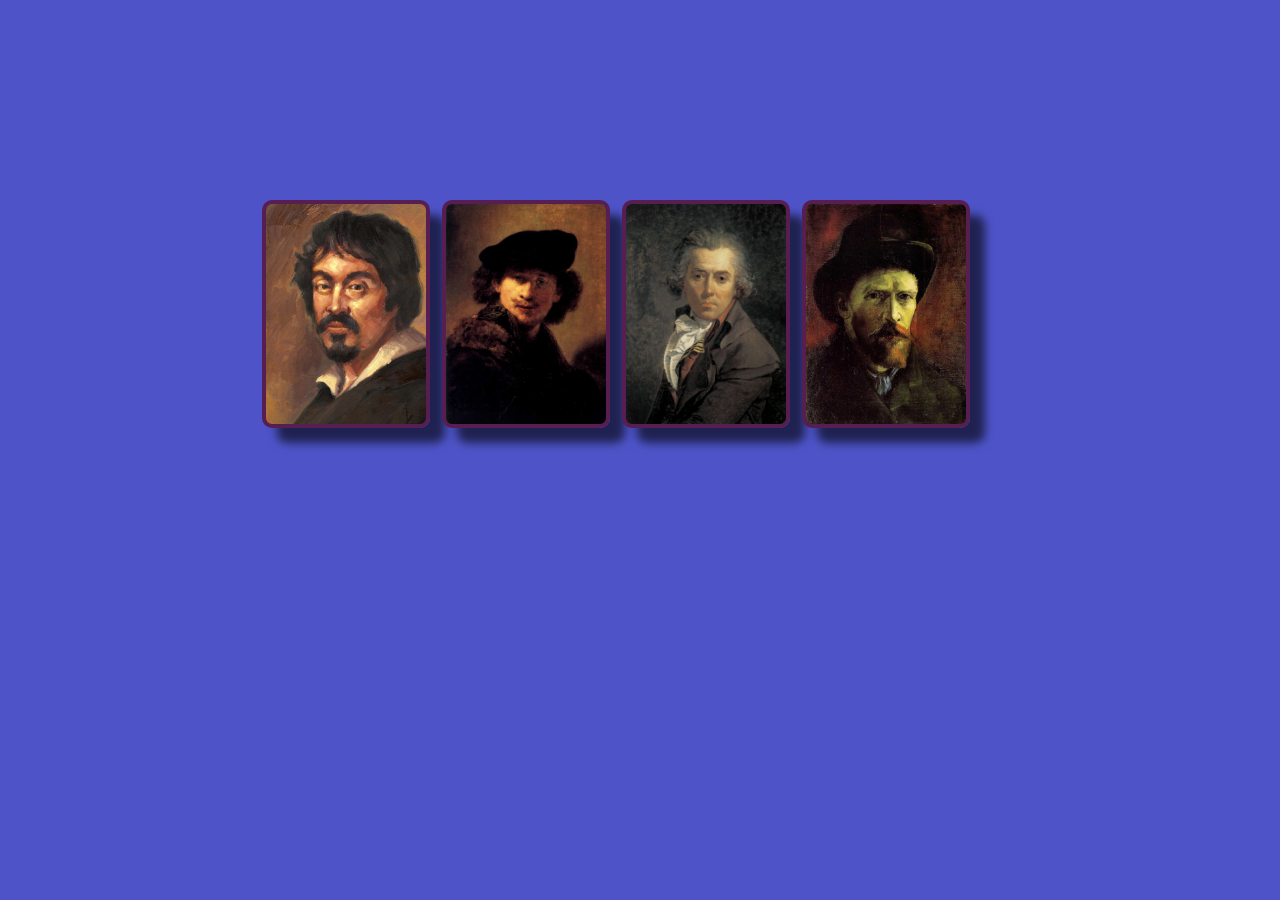
<file: index.html>
﻿<!DOCTYPE html>
<html>
<head>
    <title></title>
    <link rel="stylesheet" href="style.css" />
    <link rel="stylesheet" href="https://cdnjs.cloudflare.com/ajax/libs/font-awesome/4.7.0/css/font-awesome.min.css">
    <meta http-equiv="Content-Type" content="text/html; charset=utf-8">

</head>
<body>


    <div class="area">
        <ul class="circles">
            <li></li>
            <li></li>
            <li></li>
            <li></li>
            <li></li>
            <li></li>
            <li></li>
            <li></li>
            <li></li>
            <li></li>
        </ul>
    </div>
    <button class="btn" id="home" onclick="window.location.href = 'index.html';"><i class="fa fa-home"></i> </button>
    <div>

        <form id="Karavadjo" class="Artist obj" style="background-size: 150%; background-image: url(Img/Karavadjo.jpg); ">
            <a onclick="animation('Kar')"><img class="info" src="Img/Info_Karavadjo.png" /></a>
        </form>
        <form id="Rembrand" class="Artist" style=" background-size: 150% ;background-image: url(Img/Rembrand.jpg);">
            <a onclick="animation('rem')"><img class="info" src="Img/info_Rembrand.png" /></a>
        </form>
        <form id="David" class="Artist" style="background-size: 150%; background-image: url(Img/David.jpg);">
            <a onclick="animation('Dav')"> <img class="info" src="Img/info_David.png" /></a>
        </form>
        <form id="Franciso" class="Artist" style="background-size: 150%; background-image: url(Img/Francisco.jpg);">
            <a onclick="animation('van')"><img class="info" src="Img/info_Franciso.png" /></a>
        </form>
    </div>
    <div id="biography_kar" class="text_Info">
        <span>
            <h1 style="position:relative;top:-20px;">Микиланджело да Караваджо</h1>

            &nbsp«Существует некий Микеланджело да Караваджо, который создает поразительные вещи в Риме…
            Этот Караваджо сумел вопреки всем трудностям завоевать своими работами громкое имя и почет…
            Однако, вместо того чтобы постоянно совершенствовать
            свое искусство… он, поработав две недели, бросает работу и шляется со своей рапирой в сопровождении
            мальчика-слуги, переходя с одного теннисного корта на другой и всюду затевая ссоры и драки, Это не имеет ничего общего с искусством».<br />
            <p>Карел ван Мандер</p>
        </span>
    </div>
    <div id="biography_rem" class="text_Info">
        <span>
            <h1 style="position:relative;top:-20px;">Рембрандт Харменс ван Рейн</h1>

            &nbsp«Не теряйте напрасно времени, копаясь в мертвой теории.
            Вглядывайтесь в природу. Обращайте внимание на все, что окружает вас.
            Смотрите на мужчину и женщину. Замечайте, как они двигаются, как ведут
            себя в обыденной жизни. Внимательно наблюдайте, что делают их руки и как
            смотрят глаза. Запечатлевайте в своей памяти, как люди плачут от счастья или
            смеются, когда им хочется плакать. Динамика естественного выражения чувств - это для художника все.
            ».<br />
            <p>Ре́мбрандт</p>
        </span>
    </div>
    <div id="biography_dav" class="text_Info">
        <span>
            <h1 style="position:relative;top:-20px;">Жак-Луи Давид</h1>

            &nbsp Забавно, что искусство и идеалы Давида легко ассимилировались в разную конъюнктуру. Апологет французской революции, её глашатый, человек который так яростоно защищавший радикальные идеи и желавший смерти их противникам, прекрасно справлялся с изображением коронацией Наполеона, с его фигурой на лошадях и портретами дворян.<br />
            &nbsp Жак-Луи, как уже было упомянуто, был одним из ведущих людей в французской революции, событии которое так сильно повлияло на нашу культуру. "Свобода, равенство, братство", эти слова знакомы многим и за эти слова, за идеи морального и юридического равенства человека перед другими людьми, мы обязаны Французской революции, произошедшей чуть более двухсот лет назад.
        </span>
    </div>
    <div id="biography_van" class="text_Info">
        <span>
            <h1 style="position:relative;top:-20px;">Винсент Виллем Ван Гог </h1>
            &nbsp&nbsp Он мог быть победителем в рамках ограниченной человеческой жизни. Он мог быть примерным семьянином, идеальным сыном и выбрать жизнь радостную, но бесцветную. Винсент Виллем Ван Гог выбрал не выбирать жизнь, он выбрал бессмертие.
             Жизнь довела Ван гога до безумия, низвергла его в бездну отчаяния и там, на самом дне, вложила ему в руку револьвер.
            <br />&nbsp&nbsp"Повторяю, если хочешь что-то делать, не бойся сделать что-нибудь неправильно, не опасайся, что совершишь ошибки. Многие считают, что они станут хорошими, если не будут делать ничего плохого. Это ложь"
            <br /><p>Ван Гог</p>
        </span>
    </div>

    <iframe id="frame_kar" src="Kar\Karavadjo.html"></iframe>
    <iframe id="frame_rem" style="height:5000px" src="Rem\Rembrand.html"></iframe>
    <iframe id="frame_dav" style="height:4500px" src="David\David.html"></iframe>
    <iframe id="frame_van" style="height: 6900px" src="Vangog\Vangog.html"></iframe>
    <script src="Script1.js"></script>
</body>
</html>
</file>
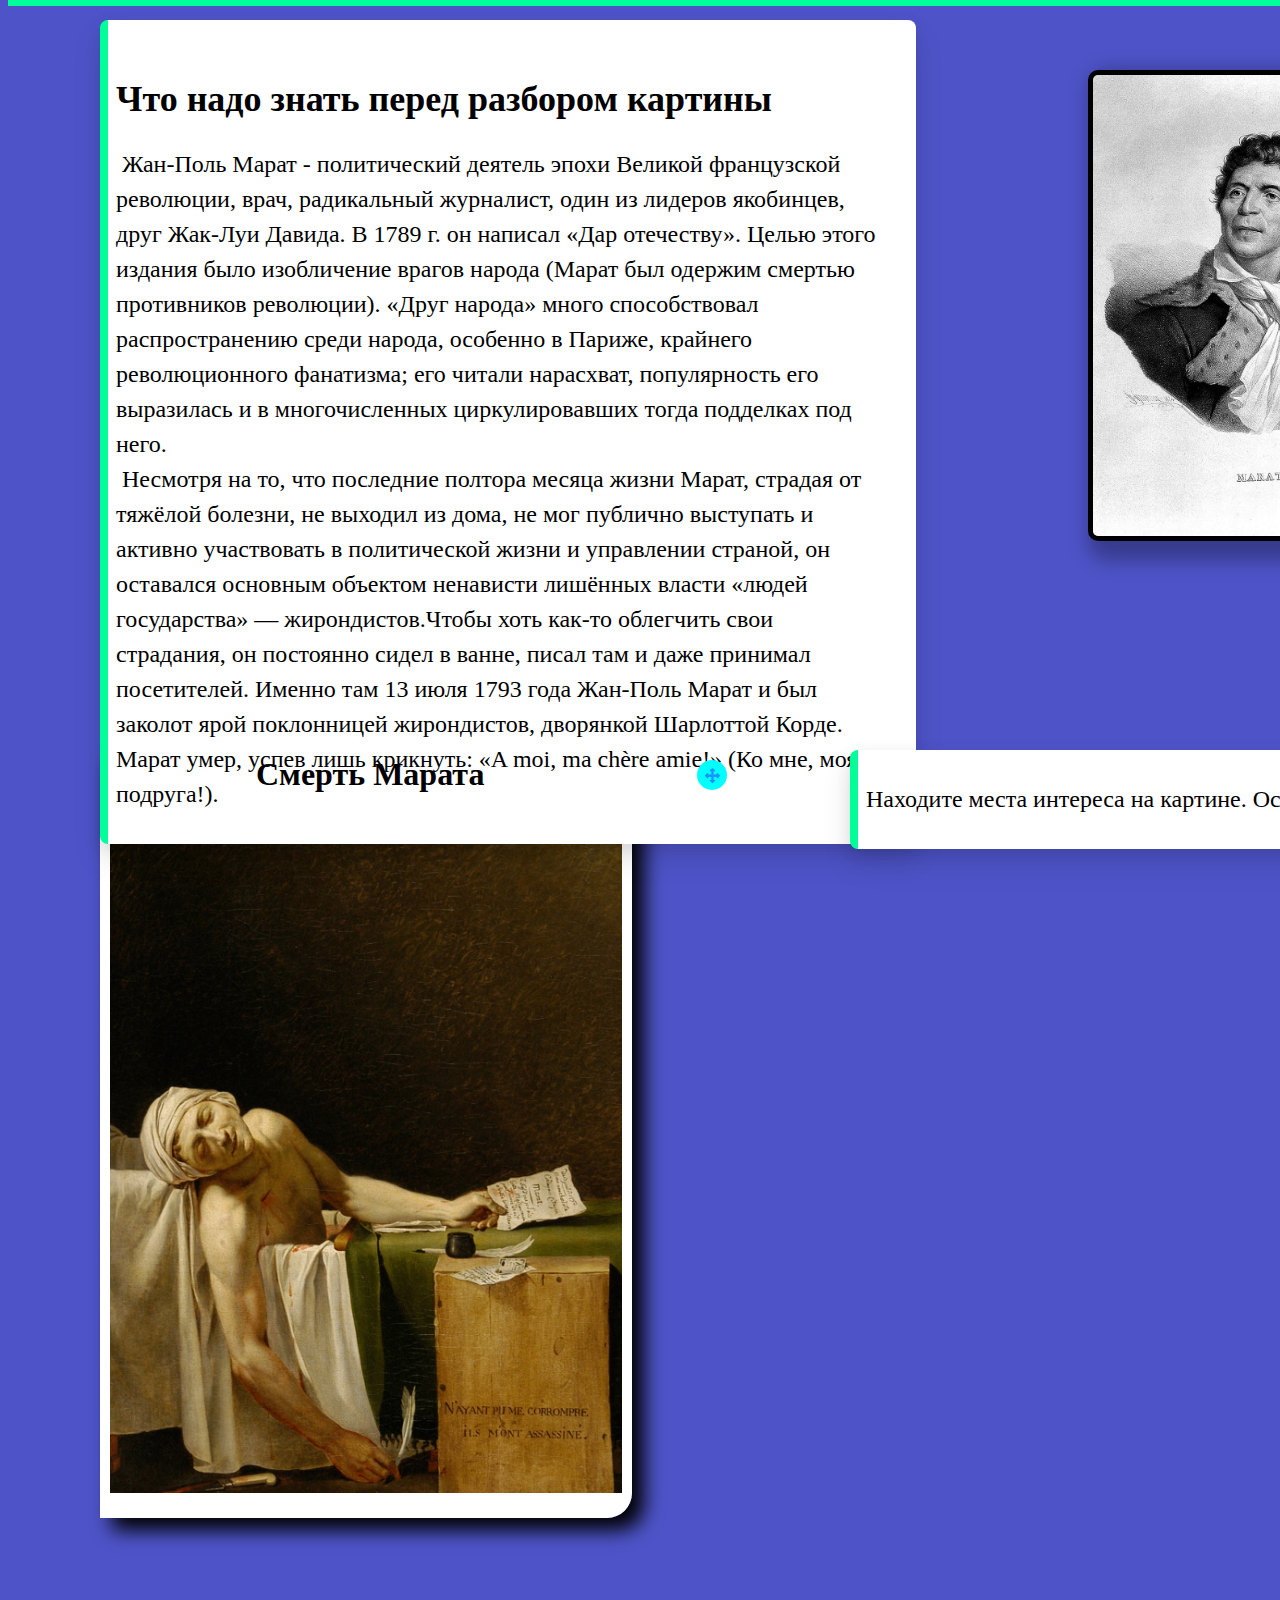
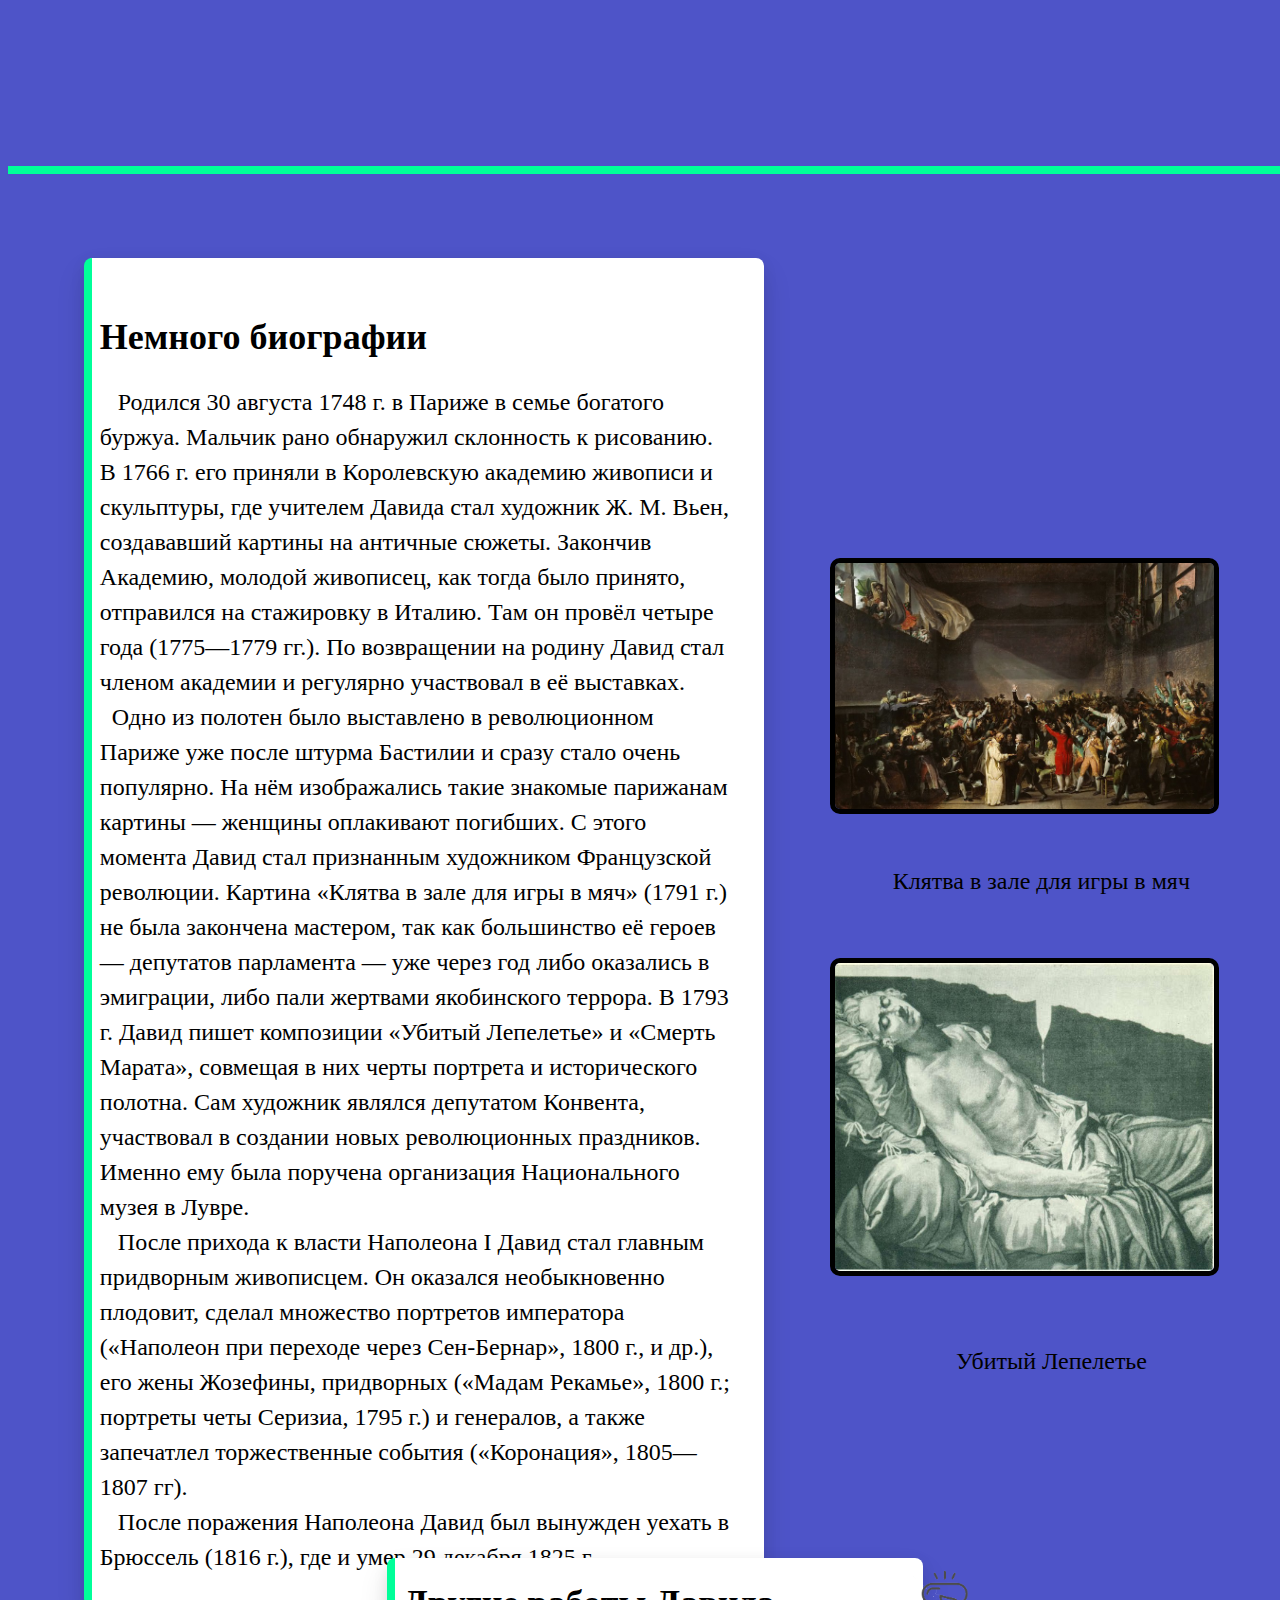
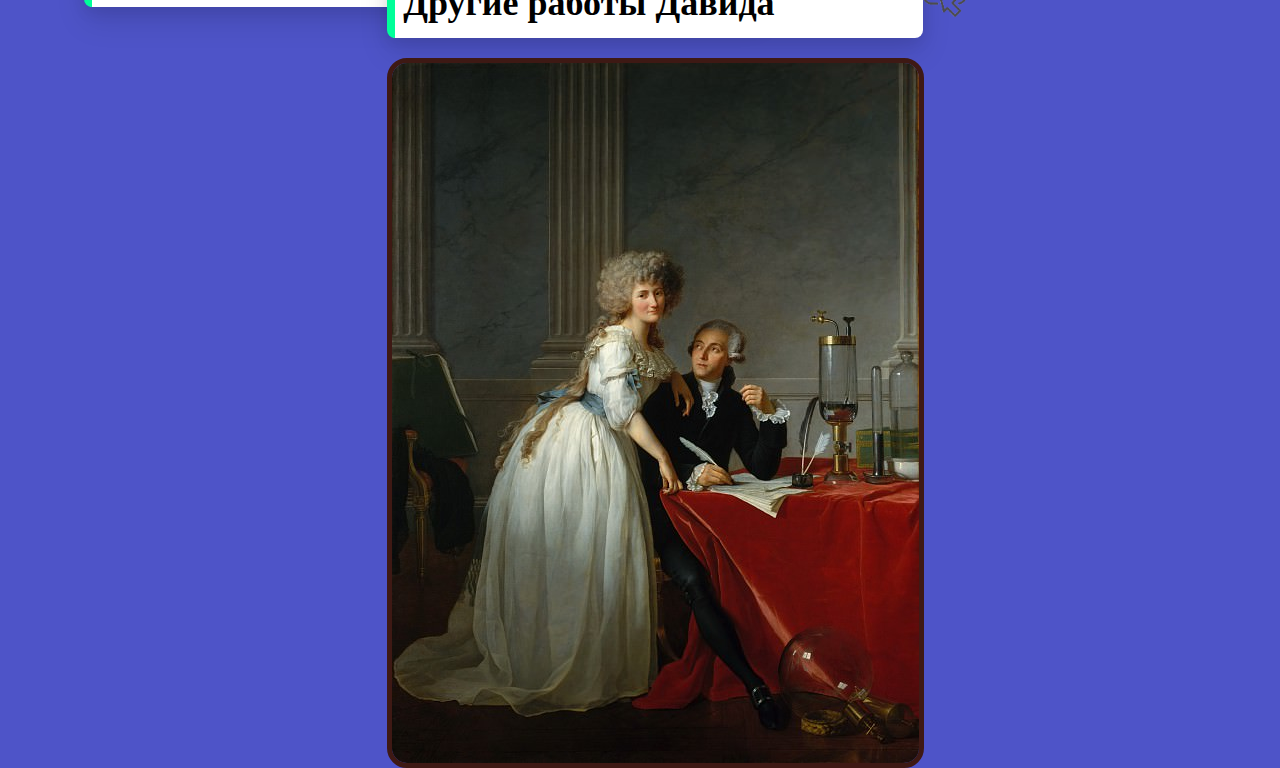
<file: David/David.html>
﻿<!DOCTYPE html>
<html lang="ru">
<head>

    <link rel="stylesheet" href="StyleSheet1.css" />
    <link rel="stylesheet" href="https://cdnjs.cloudflare.com/ajax/libs/font-awesome/4.7.0/css/font-awesome.min.css">
    <meta charset="utf-8">

</head>
<body>
    <hr id="hr" style="position: absolute; top: -10px; border: 4px solid #00ff99; width: 100%; " />

    <div id="razbor" style="top:20px;left:100px;width:60%">
        <img src="marat.jpg" />
        <h2>Что надо знать перед разбором картины</h2>
        &nbsp;Жан-Поль Марат - политический деятель эпохи Великой французской революции, врач, радикальный журналист, один из лидеров якобинцев, друг Жак-Луи Давида. В 1789 г. он написал «Дар отечеству». Целью этого издания было изобличение врагов народа (Марат был одержим смертью противников революции). «Друг народа» много способствовал распространению среди народа, особенно в Париже, крайнего революционного фанатизма; его читали нарасхват, популярность его выразилась и в многочисленных циркулировавших тогда подделках под него.
        <br />&nbsp;Несмотря на то, что последние полтора месяца жизни Марат, страдая от тяжёлой болезни, не выходил из дома, не мог публично выступать и активно участвовать в политической жизни и управлении страной, он оставался основным объектом ненависти лишённых власти «людей государства» — жирондистов.Чтобы хоть как-то облегчить свои страдания, он постоянно сидел в ванне, писал там и даже принимал посетителей. Именно там 13 июля 1793 года Жан-Поль Марат и был заколот ярой поклонницей жирондистов, дворянкой Шарлоттой Корде. Марат умер, успев лишь крикнуть: «A moi, ma chère amie!» (Ко мне, моя подруга!).
    </div>
    <div id="find" style="top:750px; left:850px; width:600px">
        Находите места интереса на картине.
        Осталось найти
        <img id="loup" style="" src="Lupa4b.png " />
    </div>
    <img id="picture" class="polaroid" style="width:40%; position:absolute; left:100px;top:750px;" src="picture.jpg" />

    <h1 id="Head" style="position: absolute; font-family: Calibri;left:20%; top:735px">Смерть Марата</h1>
    <button id="Expand" class="btn"><i class="fa fa-arrows" aria-hidden="true"></i> </button>


    <div id="loups">
        <img id="loup1" class="loup" style="width: 5%; top: 1185px; left: 215px; position: absolute;" src="Lupa.png " />
        <img id="loup2" class="loup" style="top: 1250px; left: 265px; position: absolute; width: 5%" src="Lupa.png" />
        <img id="loup3" class="loup" style="top: 1525px; left: 435px; position: absolute; width: 5% " src="Lupa.png" />
        <img id="loup4" class="loup" style="top: 1255px; left: 590px; position: absolute; width: 5% " src="Lupa.png" />
    </div>
    <div id="increase_img" class="increase_img img">
        <img id="Marat" src="Marat_approximate.png " />
        <img id="pero" style="top:1350px" src="pero_app.png" />
        <img id="rana" src="rana_app.png" />

        <img id="pismo_1" style="left: 500px; top: 1150px" src="pismo_1.png" />
        <img id="pismo_2" style="left: 500px;top: 1250px" src="pismo_2.png" />
    </div>
    <img id="knife" style="border:5px solid black; border-radius:10px; position: absolute; top: 1350px; left: 100px; width: 250px; visibility: hidden; opacity: 0; " src="knide_app.png" />
    <div>
        <div style="top: 1140px; left: 240px;" id="text1" class="text_info">

            <span>
                При создании картины, Давид поработал над телом еще более старательно, чем перед прощальной церемонией, и вместо жуткой шелушащейся плоти перед нами предстает изваяние из нетленного мрамора. Судя по всему, Давид тщательно продумал вопрос о том, под каким углом должна быть наклонена голова Марат, чтобы его черты выглядели наилучшем образом.
            </span>
            <button id="but1" style="top:85%" class="btn"><i class="fa fa-close"></i></button>
        </div>

        <div style=" top: 1240px; left: 290px; " id="text2" class="text_info">

            <span>
                Глубокая рванная рана, нанесенная Шарлоттой Корде, преобразована в аккуратный надрез, вроде тех, какие изображают на теле Христа. Подобно Спасителю, предшествовавшему ему, мученик Марат славился своей добровольной бедностью("Он умер, отдавая последнюю корку хлеба бедным", - говорил Давид в Конвенте)
            </span>
            <button id="but2" class="btn"><i class="fa fa-close"></i></button>
        </div>
        <div id="text3" style=" top: 1125px; left: 265px; border-bottom-left-radius: 25px; border-top-right-radius: 0px;" class="text_info">
            <span>
                Опираясь на свой опыт Давид, мастер натюрморта, подчеркнул разницу между добродетельным гусиным пером и злодейским ножом Шарлотты Корде. Ручка ножа была изготовлена из черного дерева, но Давид заменил его слоновой костью, на которой капли крови сверкали особенно ярко.
            </span>

            <button id="but3" style="top:82%" class="btn"><i class="fa fa-close"></i></button>
        </div>

        <div id="text4" style=" border-bottom-left-radius:25px; top: 825px; left: 820px;" class="text_info">
            <span>
                На картине незримо присутствуют две женщины. Шарлотту Корде представляет письмо-приманка, запачканное кровью Марата, в котором говорится "Я очень несчастна, и этого достаточно чтобы заслужить Ваше участие". На самом деле в письме этих слов не было, она пробудила его интерес обещанием дать информацию опредателях, но для образа святого мученика удобнее было изобразить его как жертву, а не как жестокого охотника за предателями, каким он был<br />
            </span>
            <button id="but4" style="top:88%" class="btn"><i class="fa fa-close"></i></button>
        </div>
        <div id="text4.1" style="border-bottom-left-radius: 25px; top: 1450px; left: 820px; " class="text_info">
            <span>
                Этой предательнице надо было противопоставить настоящую женщину, вдову и мать, исполненную патриотическими чувствами. Поэтому на столе лежит так же письмо от вдовы французского солдата, погибшего в бою, матери пятерых детей.
            </span>
        </div>

    </div>

    <div id="under_picture" style="transform:translateY(850px)">
        <div class="increase_img">

        </div>

        <hr id="hr" style="position: absolute; top: 900px; border: 4px solid #00ff99; width: 100%;" />

        <img src="swear.jpg" style="position:absolute; top:1300px;left:65%; width:30%;border:5px solid black; border-radius:10px;" />
        <img src="man.jpg" style="position:absolute; top:1700px;left:65%; width:30%;border:5px solid black; border-radius:10px;" />
        <span style="position:absolute; top:2090px;left:75%; font-family:Calibri; font-size:x-large;">Убитый Лепелетье</span>

        <span style="position:absolute; top:1610px;left:70%; font-family:Calibri; font-size:x-large;">Клятва в зале для игры в мяч</span>
        <div id="bio" style="top:1000px; width:50%">

            <h2>Немного биографии</h2>
            &nbsp;&nbsp; Родился 30 августа 1748 г. в Париже в семье богатого буржуа. Мальчик рано обнаружил склонность к рисованию. В 1766 г. его приняли в Королевскую академию живописи и скульптуры, где учителем Давида стал художник Ж. М. Вьен, создававший картины на античные сюжеты. Закончив Академию, молодой живописец, как тогда было принято, отправился на стажировку в Италию. Там он провёл четыре года (1775—1779 гг.). По возвращении на родину Давид стал членом академии и регулярно участвовал в её выставках.
            <br /> &nbsp;&nbsp;Одно из полотен было выставлено в революционном Париже уже после штурма Бастилии и сразу стало очень популярно. На нём изображались такие знакомые парижанам картины — женщины оплакивают погибших. С этого момента Давид стал признанным художником Французской революции.
            Картина «Клятва в зале для игры в мяч» (1791 г.) не была закончена мастером, так как большинство её героев — депутатов парламента — уже через год либо оказались в эмиграции, либо пали жертвами якобинского террора. В 1793 г. Давид пишет композиции «Убитый Лепелетье» и «Смерть Марата», совмещая в них черты портрета и исторического полотна. Сам художник являлся депутатом Конвента, участвовал в создании новых революционных праздников. Именно ему была поручена организация Национального музея в Лувре.
            <br />&nbsp;&nbsp;  После прихода к власти Наполеона I Давид стал главным придворным живописцем. Он оказался необыкновенно плодовит, сделал множество портретов императора («Наполеон при переходе через Сен-Бернар», 1800 г., и др.), его жены Жозефины, придворных («Мадам Рекамье», 1800 г.; портреты четы Серизиа, 1795 г.) и генералов, а также запечатлел торжественные события («Коронация», 1805—1807 гг).
            <br />&nbsp;&nbsp; После поражения Наполеона Давид был вынужден уехать в Брюссель (1816 г.), где и умер 29 декабря 1825 г.

        </div>
        <div id="works" style="">
            <div id="others"><h1>Другие работы Давида</h1>  </div>
            <img id="shelk" src="Shelk.png" style="width:5%;position:absolute; top:2305px; left:905px;" />
            <img id="pictures" src="1.jpg" />
        </div>

    </div>

    <script src="Script1.js"></script>
</body>
</html>
</file>
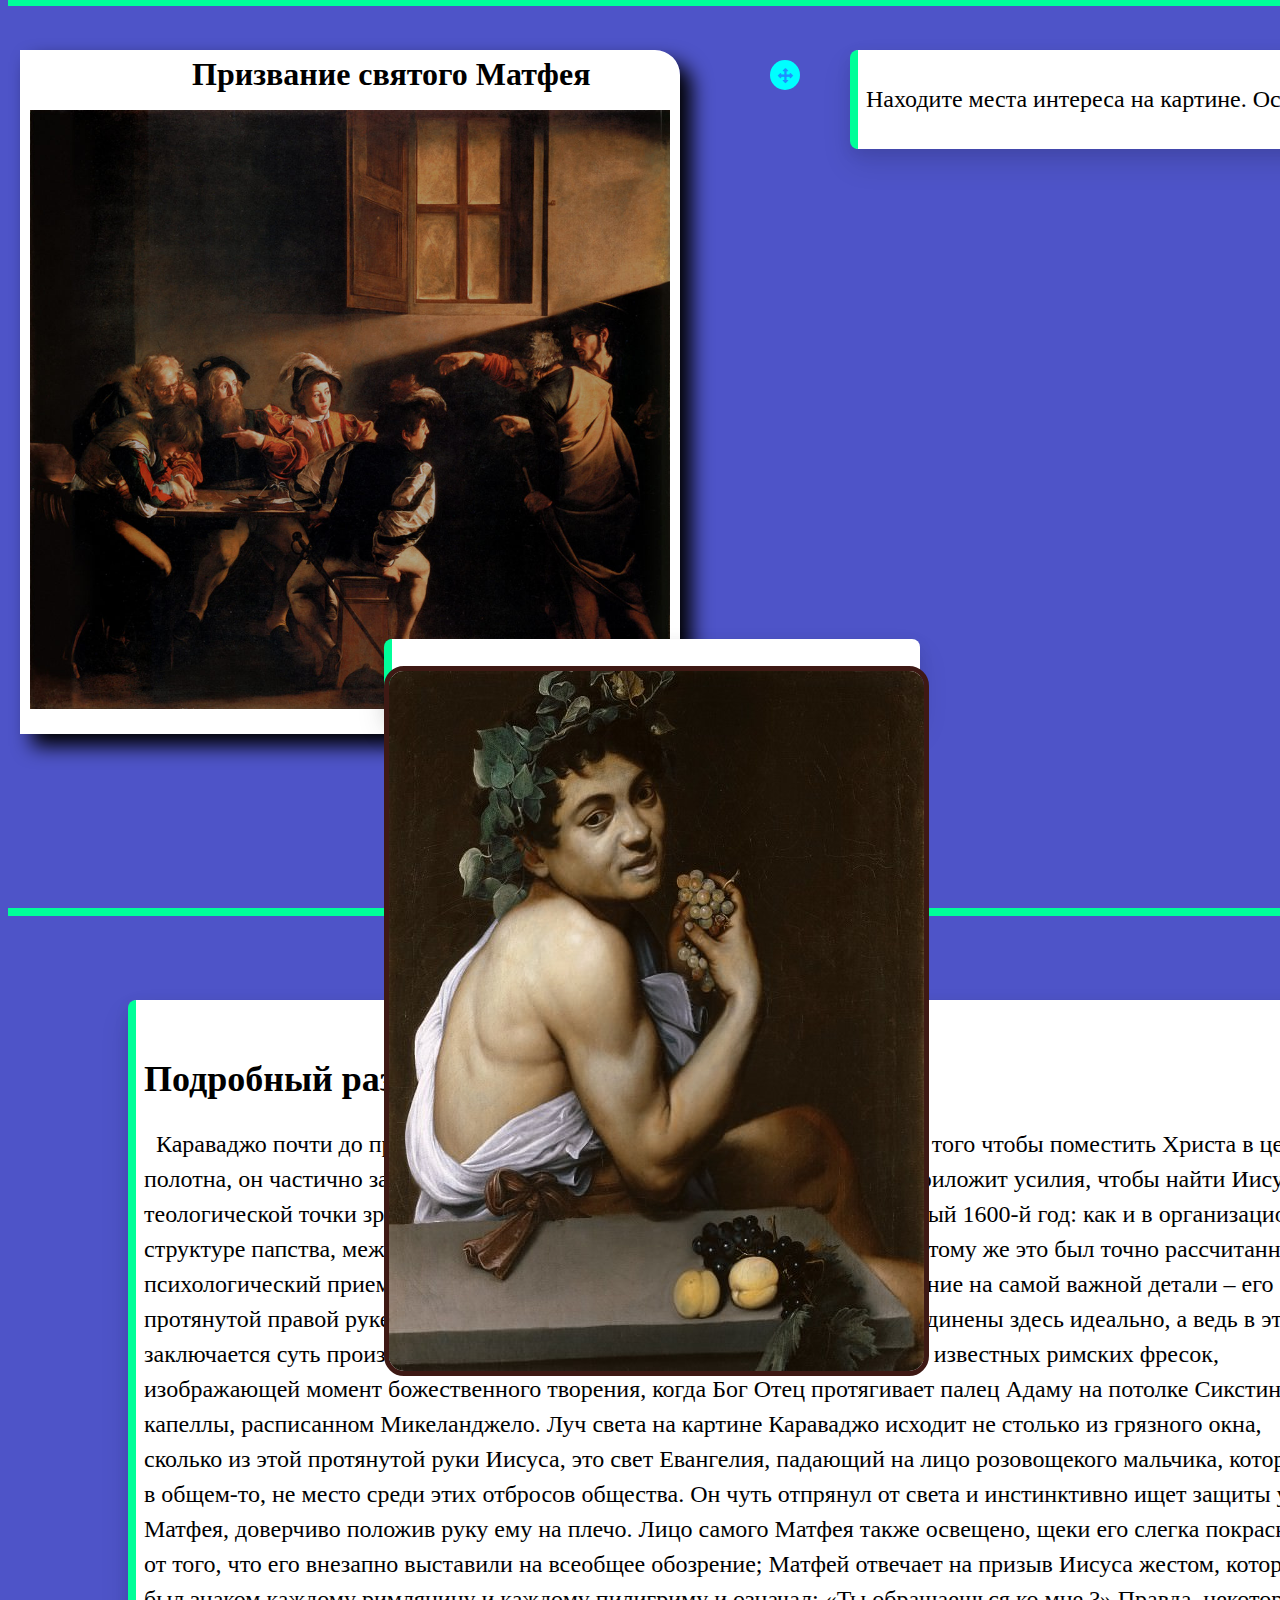
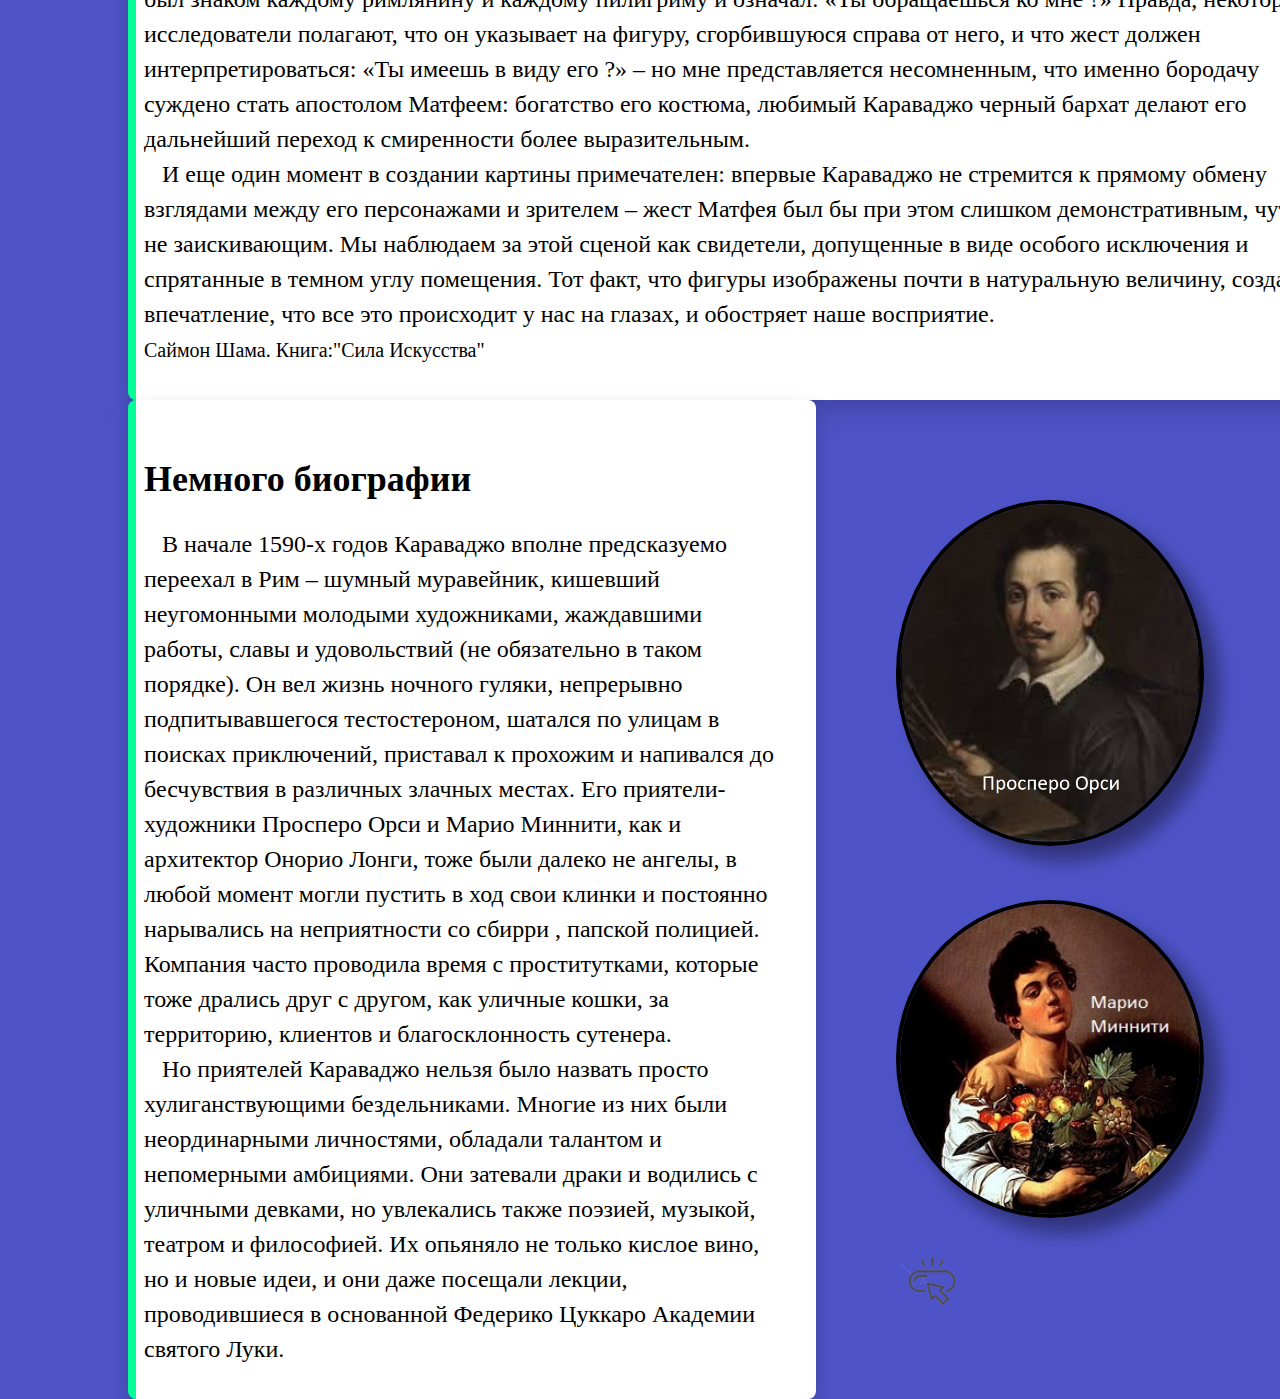
<file: Kar/Karavadjo.html>
<!DOCTYPE html>
<html lang="ru">
<head>
    <h1 id="Head" style="position: absolute; font-family: Calibri;left:15%; top:35px">Призвание святого Матфея</h1>
    <link rel="stylesheet" href="StyleSheet1.css" />
    <link rel="stylesheet" href="https://cdnjs.cloudflare.com/ajax/libs/font-awesome/4.7.0/css/font-awesome.min.css">
</head>
<body>
    <hr style="position: absolute; top: -10px; border: 4px solid #00ff99; width: 100%;" />

    <div id="find" style="top:50px; left:850px; width:600px">
        Находите места интереса на картине.
        Осталось найти
        <img id="loup" style="" src="Lupa4.png " />
    </div>
    <img id="picture" class="polaroid" style="width:50%; position:absolute; left:20px;top:50px;" src="Kar_Picture.jpg" />
    <button id="Expand" class="btn"><i class="fa fa-arrows" aria-hidden="true"></i> </button>
    <div>
        <img id="loup1" class="loup" style="width: 5%; top: 275px; left: 205px; position: absolute;" src="Lupa.png " />
        <img id="loup2" class="loup" style=" top: 475px; left: 235px; position: absolute; width: 5%" src="Lupa.png" />
        <img id="loup3" class="loup" style=" top: 455px; left: 150px; position: absolute; width: 5% " src="Lupa.png" />
        <img id="loup4" class="loup" style=" top: 390px; left: 500px; position: absolute; width: 5% " src="Lupa.png" />
    </div>

    <div class="increase_img">
        <img style="top: 400px;" id="increase_Matfey" src="Matfey.png" />
        <img style="top: 400px;" id="Petr" src="Petr.png" />
        <img style="top: 400px; left:50px; " id="increase_Dudes" src="Dudes.png" />
        <img style="top: 400px; left:550px; " id="increase_Ohrannik" src="Ohrannik.png" />
        <img style=" top: 290px; left: 400px;" id="Light" src="Light.png" />
    </div>

    <div>
        <div style=" top: 400px; left: 700px;" id="text11" class="text_info">

            <span>
                Луч света следует за рукой Христа и падает на лицо будущего апостола.
            </span>
            <button id="but4" class="btn"><i class="fa fa-close"></i></button>
        </div>

        <div style=" top: 300px; left: 235px;" id="text1" class="text_info">

            <span>
                &nbspПеред нами убогая обстановка: вокруг полутьма. Матфей здесь - продажный чиновник, плут.
                Эта грязная таверна - его штаб квартира. Где со своими помощниками он ведет незаконный бизнес и в
                разгар очередной сделки к нему приходит Иисус
            </span>
            <button id="but1" class="btn"><i class="fa fa-close"></i></button>
        </div>
        <div id="text2" style="top: 520px; left: 260px; border-top-left-radius: 0px; border-bottom-left-radius: 25px; " class="text_info">
            <span>
                &nbspТолько Матфей понимает что сейчас произошло. Одна его рука еще сжимает монеты на столе, но он уже не смотрит туда. Его недоуменный взгляд обращен на Христа и апостола
                Петра а своей левой рукой он недоуменно указывает на себя.<br />
                &nbsp К слову, некоторые эксперты считают, что Матфей указывает не на себя, а на слева сидящего человека, как бы не веря, что он нужен Христу
            </span>
            <button id="but2" style="top:87%" class="btn"><i class="fa fa-close"></i></button>
        </div>
        <div id="text2.1" style="top: 520px; left: 600px; border-bottom-left-radius: 0px;" class="text_info">
            <span>
                Вопросительный жест Петра
            </span>
        </div>
        <div id="text3" style="top: 500px; left: 180px;" class="text_info">
            <span>
                За столом, помимо святого, еще четыре человека, и никто из них не понимает, что происходит. Двое слева вообще ничего не видят - они заняты пересчетом денег.
            </span>
            <button id="but3" class="btn"><i class="fa fa-close"></i></button>
        </div>
        <div id="text4" style="top: 700px; left: 450px; border-top-left-radius: 0px; border-bottom-left-radius: 25px; " class="text_info">
            <span>
                Охранник уже поднимается со стула и готов в любой момент обнажить свою шпагу, чтобы убить нежелательных свидетелей
            </span>
        </div>

    </div>

    <hr id="hr" style="position: absolute; top: 900px; border: 4px solid #00ff99; width: 100%;" />
    <div id="razbor" style="top:1000px">
        <h2>Подробный разбор Картины</h2>
        &nbsp&nbspКараваджо почти до предела низводит пафос изображенной сцены. Вместо того чтобы поместить Христа в центр полотна,
        он частично загораживает его фигурой спутника – пусть зритель приложит усилия, чтобы найти Иисуса. С теологической
        точки зрения это имело глубокий смысл, особенно в священный 1600-й год: как и в организационной структуре папства,
        между Христом и зрителем располагался святой Петр. К тому же это был точно рассчитанный психологический прием: пряча
        фигуру Христа, художник фокусирует внимание на самой важной детали – его протянутой правой руке с указующим перстом.
        Божественное и земное объединены здесь идеально, а ведь в этом и заключается суть произведения. Жест Христа заимствован
        с одной из самых известных римских фресок, изображающей момент божественного творения, когда Бог Отец протягивает палец
        Адаму на потолке Сикстинской капеллы, расписанном Микеланджело. Луч света на картине Караваджо исходит не столько из грязного окна,
        сколько из этой протянутой руки Иисуса, это свет Евангелия, падающий на лицо розовощекого мальчика, которому, в общем-то,
        не место среди этих отбросов общества. Он чуть отпрянул от света и инстинктивно ищет защиты у Матфея, доверчиво положив руку
        ему на плечо. Лицо самого Матфея также освещено, щеки его слегка покраснели от того, что его внезапно выставили на всеобщее обозрение;
        Матфей отвечает на призыв Иисуса жестом, который был знаком каждому римлянину и каждому пилигриму и означал: «Ты обращаешься ко мне ?» Правда,
        некоторые исследователи полагают, что он указывает на фигуру, сгорбившуюся справа от него, и что жест должен интерпретироваться:
        «Ты имеешь в виду его ?» – но мне представляется несомненным, что именно бородачу суждено стать апостолом Матфеем: богатство его костюма,
        любимый Караваджо черный бархат делают его дальнейший переход к смиренности более выразительным.<br />
        &nbsp&nbsp И еще один момент в создании картины примечателен: впервые Караваджо не стремится к прямому обмену взглядами между его персонажами и зрителем
        – жест Матфея был бы при этом слишком демонстративным, чуть ли не заискивающим. Мы наблюдаем за этой сценой как свидетели, допущенные
        в виде особого исключения и спрятанные в темном углу помещения. Тот факт, что фигуры изображены почти в натуральную величину,
        создает впечатление, что все это происходит у нас на глазах, и обостряет наше восприятие.<br /><span style="font-size:20px">Саймон Шама. Книга:"Сила Искусства"</span>
    </div>
    <div id="friend">
        <img src="Artist.jpg" style="position: absolute; top: 2100px; left: 70%; width: 300px; border: 4px solid black; border-radius: 50%; box-shadow: 15px 15px 20px 0px rgb(0, 0,0,0.4); " />
        <img src="Artist2.jpg" style="position: absolute; top: 2500px; left: 70%; width: 300px; border: 4px solid black; border-radius: 50%; box-shadow: 15px 15px 20px 0px rgb(0, 0,0,0.4); " />
    </div>

    <div id="bio" style="top:2000px; width:50%">
        <h2>Немного биографии</h2>
        &nbsp&nbsp В начале 1590-х годов Караваджо вполне предсказуемо переехал в Рим – шумный муравейник,
        кишевший неугомонными молодыми художниками, жаждавшими работы, славы и удовольствий (не обязательно в таком порядке).
        Он вел жизнь ночного гуляки, непрерывно подпитывавшегося тестостероном,
        шатался по улицам в поисках приключений, приставал к прохожим и напивался до бесчувствия в различных злачных местах. Его приятели-художники
        Просперо Орси и Марио Миннити, как и архитектор Онорио Лонги, тоже были далеко не ангелы, в любой момент могли пустить в ход свои клинки и постоянно
        нарывались на неприятности со сбирри , папской полицией. Компания часто проводила время с проститутками, которые тоже дрались друг с другом,
        как уличные кошки, за территорию, клиентов и благосклонность сутенера.<br />
        &nbsp&nbsp Но приятелей Караваджо нельзя было назвать просто хулиганствующими бездельниками.
        Многие из них были неординарными личностями, обладали талантом и непомерными амбициями.
        Они затевали драки и водились с уличными девками, но увлекались также поэзией, музыкой,
        театром и философией. Их опьяняло не только кислое вино, но и новые идеи, и они даже посещали лекции,
        проводившиеся в основанной Федерико Цуккаро Академии святого Луки.
    </div>
    <div id="works" style="">
        <div id="others" style="position:absolute"><h1>Другие работы Караваджо</h1>  </div>
        <img id="shelk" src="Shelk.png" style="width:5%;position:absolute; top:2850px; left:900px;" />
        <img id="pictures" src="1.jpg" />
    </div>

    <script src="Script1.js"></script>
</body>
</html>
</file>
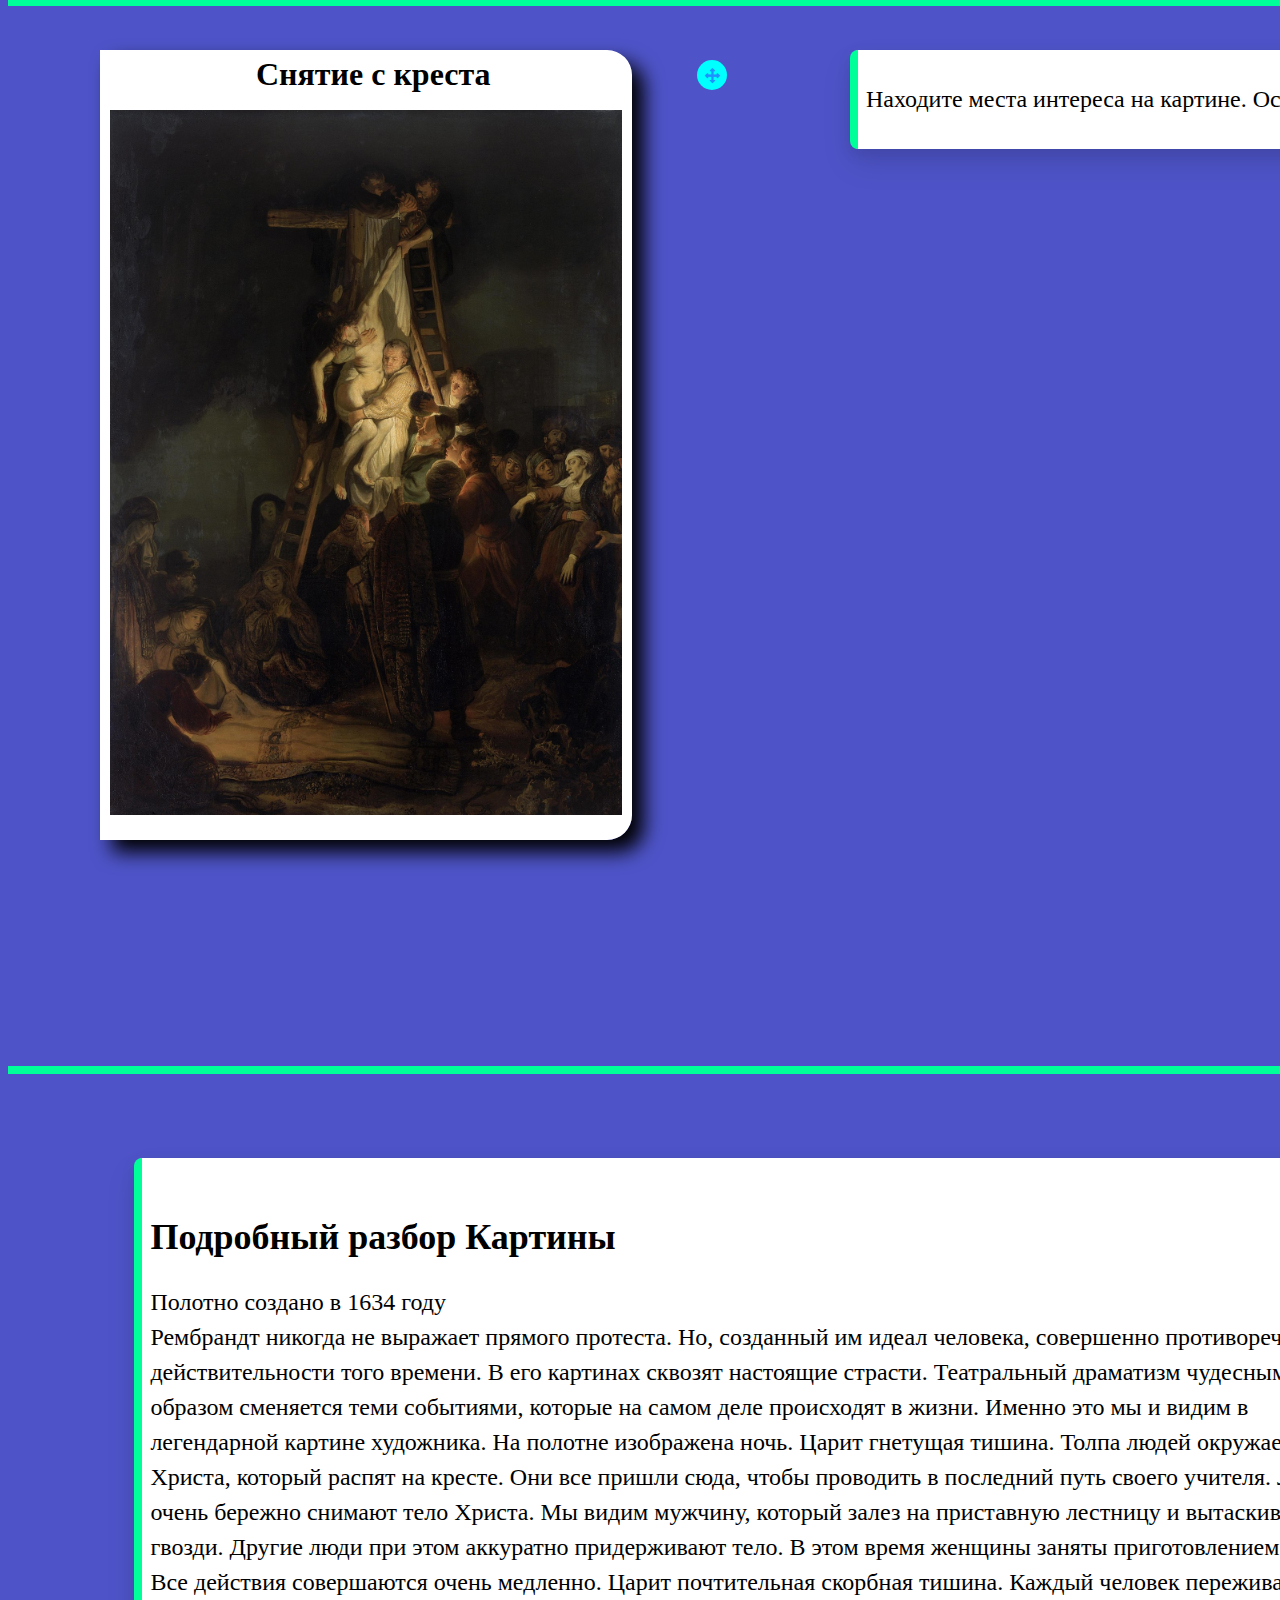
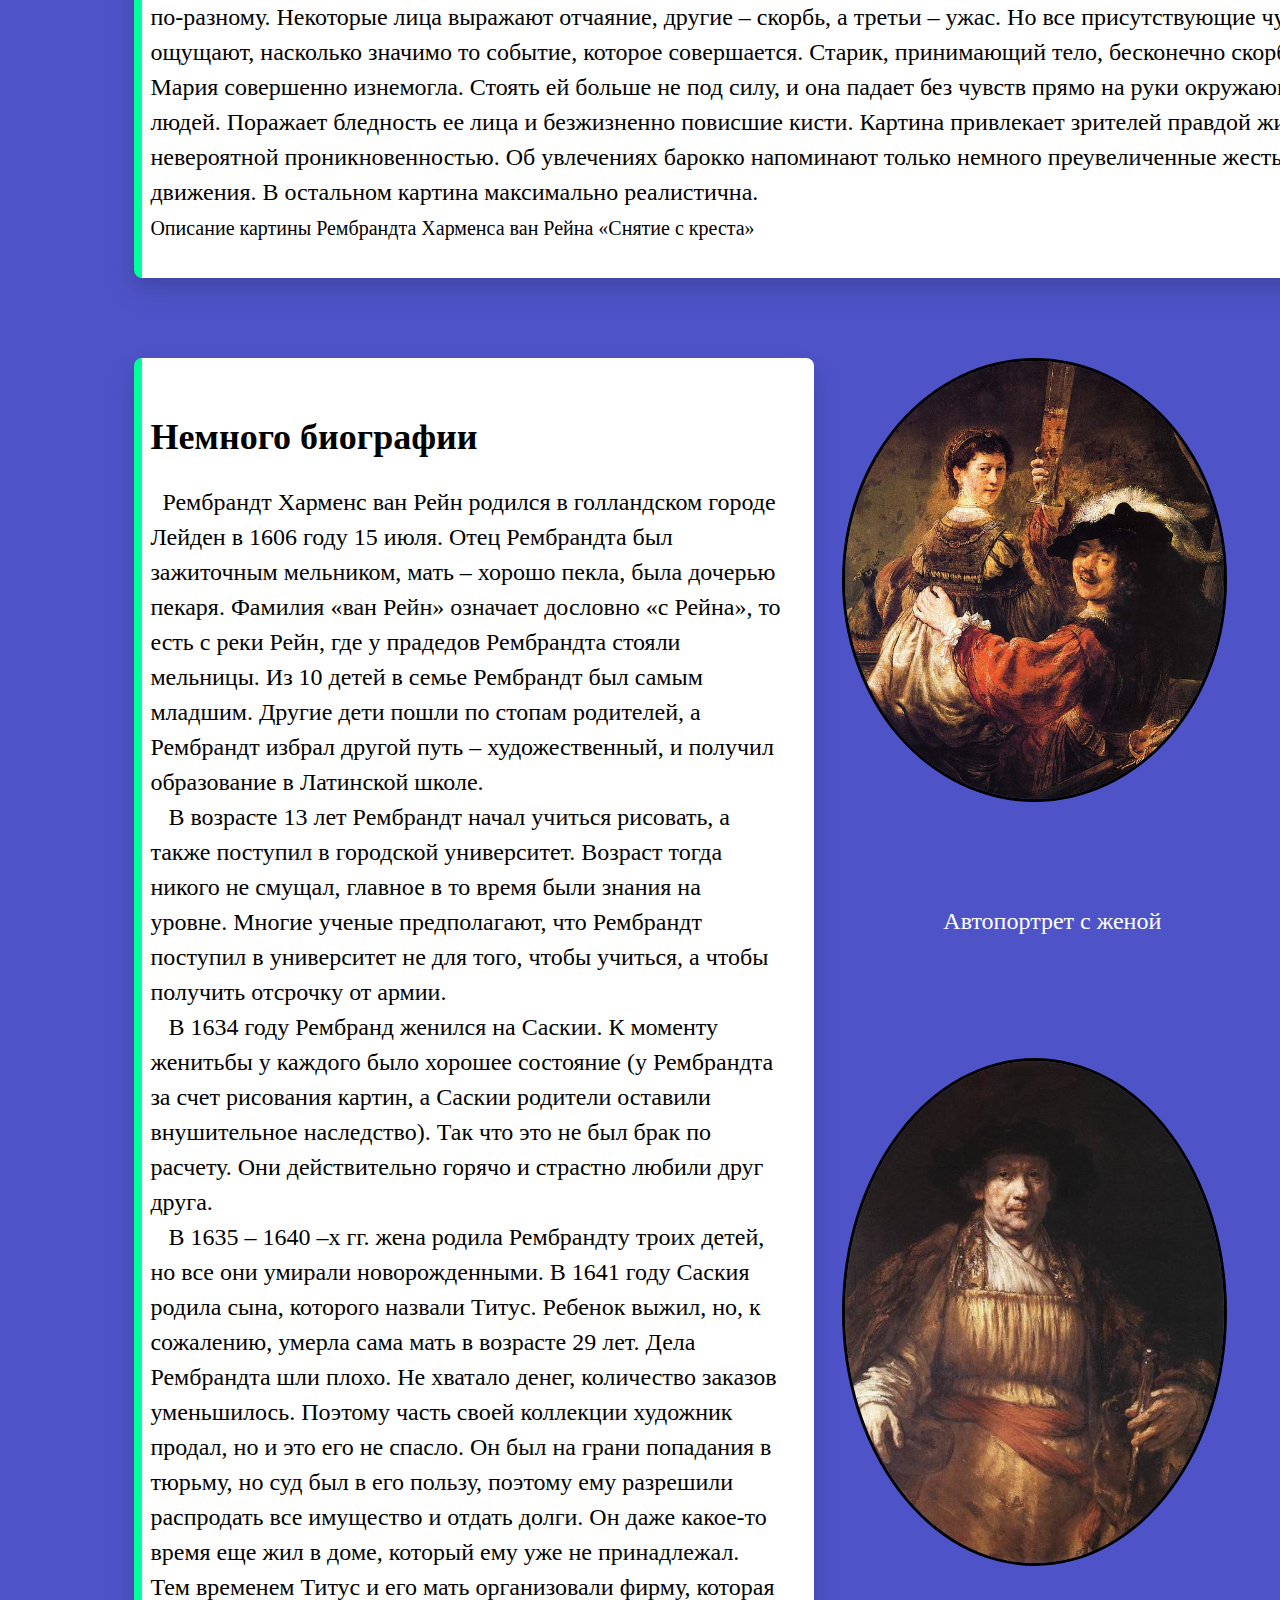
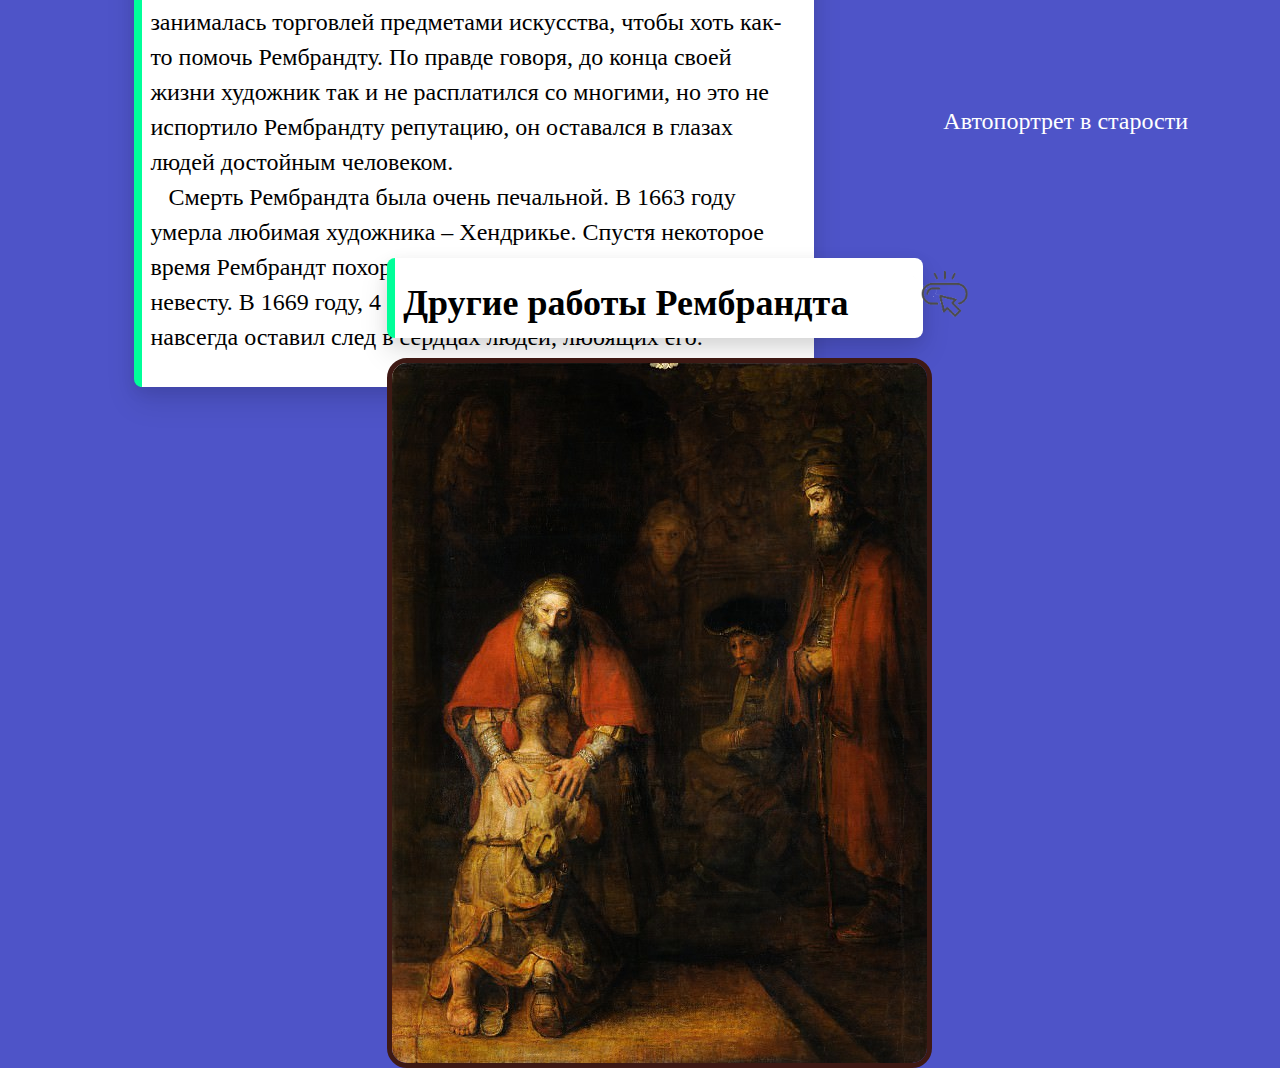
<file: Rem/Rembrand.html>
<!DOCTYPE html>
<html lang="ru">
<head>

    <link rel="stylesheet" href="StyleSheet1.css" />
    <link rel="stylesheet" href="https://cdnjs.cloudflare.com/ajax/libs/font-awesome/4.7.0/css/font-awesome.min.css">

</head>
<body>
    <hr id="hr" style="position: absolute; top: -10px; border: 4px solid #00ff99; width: 100%;" />
    <div id="find" style="top:50px; left:850px; width:600px">
        Находите места интереса на картине.
        Осталось найти
        <img id="loup" style="" src="Lupa5b.png " />
    </div>
    <img id="picture" class="polaroid" style="width:40%; position:absolute; left:100px;top:50px;" src="picture.jpg" />

    <h1 id="Head" style="position: absolute; font-family: Calibri;left:20%; top:35px">Снятие с креста</h1>
    <button id="Expand" class="btn"><i class="fa fa-arrows" aria-hidden="true"></i> </button>


    <div id="loups">
        <img id="loup1" class="loup" style="width: 5%; top: 335px; left: 375px; position: absolute;" src="Lupa1.png " />
        <img id="loup2" class="loup" style=" top: 825px; left: 200px; position: absolute; width: 5%" src="Lupa2.png" />
        <img id="loup3" class="loup" style=" top: 825px; left: 600px; position: absolute; width: 5% " src="Lupa3.png" />
        <img id="loup4" class="loup" style=" top: 515px; left: 640px; position: absolute; width: 5% " src="Lupa.png" />
        <img id="loup5" class="loup" style=" top: 590px; left: 400px; position: absolute; width: 5% " src="Lupa4.png" />
    </div>
    <div id="increase_img" class="increase_img img">
        <img id="Jesus" src="Jesus.png " />
        <img id="plashenica" style="top:700px" src="plashenica.png" />
        <img id="bes" style="top:700px; left:400px;" src="bes.png" />
        <img id="MAria" src="MAria.png" />
        <img id="peoples" src="peoples.png" />
    </div>

    <div>
        <div style=" top: 425px; left: 660px;" id="text11" class="text_info">

            <span>
                Лицо девы Марии так же освещенно отлично от стоящих к ней поблизости людей. К слову, Рембранд на картине не показывает театральные эмоции, которые так часто встречаются в барокко. Нет, мастер портретов пишет совсем обычные лица людей без наигранности.
            </span>
            <button id="but5" style="top:80%" class="btn"><i class="fa fa-close"></i></button>
        </div>

        <div style=" top:285px; left: 400px;" id="text1" class="text_info">

            <span>
                Самое освещенное место на картине - это Христос. С помощью лампы, которую держит мальчик, тело Христа отражает свет подобно зеркалу, фактически само становясь источником света.
            </span>
            <button id="but1" class="btn"><i class="fa fa-close"></i></button>
        </div>
        <img src="triangle.png" id="triangle" />
        <div id="text2" style="top: 705px; left: 420px; border-top-left-radius: 0px; border-bottom-left-radius: 25px; " class="text_info">
            <span>
                Данную композицию можно вписать в треугольник - священный символ, триединство Бога.
            </span>

            <button id="but2" style="top:65%" class="btn"><i class="fa fa-close"></i></button>
        </div>

        <div id="text3" style="top: 835px; left: 220px;" class="text_info">
            <span>
                Далее мы видим, что на картине есть другое пятно света. Это плащеница в которую будет укутано тело
            </span>
            <button id="but3" class="btn"><i class="fa fa-close"></i></button>
        </div>
        <div id="text4" style="top: 940px; left: 620px; border-top-left-radius: 0px; border-bottom-left-radius: 25px; " class="text_info">
            <span>
                Свет затухает к правому нижнему углу, пока не переходит в абсолютную темноту и именно в этой темноте находится фигура, которая  устанавливает единственный зрительный контакт с тем, кто смотрит на картину. Дьявол, скрывающийся в кустах чертополоха.
            </span>
            <button id="but4" style="top:80%" class="btn"><i class="fa fa-close"></i></button>
        </div>

    </div>

    <div id="under_picture" style="transform:translateY(150px)">
        <div class="increase_img">

        </div>

        <hr id="hr" style="position: absolute; top: 900px; border: 4px solid #00ff99; width: 100%;" />
        <div id="razbor" style="top:1000px">
            <h2>Подробный разбор Картины</h2>
            Полотно создано в 1634 году<br />
            Рембрандт никогда не выражает прямого протеста. Но, созданный им идеал человека, совершенно противоречит действительности того времени.
            В его картинах сквозят настоящие страсти. Театральный драматизм чудесным образом сменяется теми событиями, которые на самом деле происходят в жизни.
            Именно это мы и видим в легендарной картине художника.
            На полотне изображена ночь. Царит гнетущая тишина. Толпа людей окружает Христа, который распят на кресте. Они все пришли сюда,
            чтобы проводить в последний путь своего учителя. Люди очень бережно снимают тело Христа.
            Мы видим мужчину, который залез на приставную лестницу и вытаскивает гвозди. Другие люди при этом аккуратно придерживают тело. В этом время женщины заняты приготовлением ложа.
            Все действия совершаются очень медленно. Царит почтительная скорбная тишина. Каждый человек переживает, но по-разному.
            Некоторые лица выражают отчаяние, другие – скорбь, а третьи – ужас. Но все присутствующие чутко ощущают, насколько значимо то событие, которое совершается. Старик, принимающий тело, бесконечно скорбит. Мария совершенно изнемогла. Стоять ей больше не под силу,
            и она падает без чувств прямо на руки окружающих ее людей. Поражает бледность ее лица и безжизненно повисшие кисти.
            Картина привлекает зрителей правдой жизни и невероятной проникновенностью. Об увлечениях барокко напоминают только немного преувеличенные жесты и движения. В остальном картина максимально реалистична.
            <br /><span style="font-size:20px">Описание картины Рембрандта Харменса ван Рейна «Снятие с креста»</span>
        </div>

        <img style="border-radius:50%; border:3px solid black; position:absolute; top:1800px;left:66%; width:30%" src="wifi.jpg" />
        <img style="border-radius:50%; border:3px solid black; position:absolute; top:2500px;left:66%; width:30%" src="rembrand_old.jpg" />
        <span style="color:white;font-family:Calibri;font-size:x-large;position: absolute; top: 2350px; left: 74%">Автопортрет с женой</span>
        <span style="color: white; font-family: Calibri; font-size: x-large; position: absolute; top: 3150px; left: 74%">Автопортрет в старости</span>

        <div id="bio" style="top:1800px; width:50%">

            <h2>Немного биографии</h2>
            &nbsp&nbspРембрандт Харменс ван Рейн родился в голландском городе Лейден в 1606 году 15 июля. Отец Рембрандта был зажиточным мельником, мать – хорошо пекла, была дочерью пекаря. Фамилия «ван Рейн» означает дословно «с Рейна», то есть с реки Рейн, где у прадедов Рембрандта стояли мельницы. Из 10 детей в семье Рембрандт был самым младшим. Другие дети пошли по стопам родителей, а Рембрандт избрал другой путь – художественный, и получил образование в Латинской школе.
            <br />&nbsp&nbsp В возрасте 13 лет Рембрандт начал учиться рисовать, а также поступил в городской университет. Возраст тогда никого не смущал, главное в то время были знания на уровне. Многие ученые предполагают, что Рембрандт поступил в университет не для того, чтобы учиться, а чтобы получить отсрочку от армии.
            <br />&nbsp&nbsp В 1634 году Рембранд женился на Саскии. К моменту женитьбы у каждого было хорошее состояние (у Рембрандта за счет рисования картин, а Саскии родители оставили внушительное наследство). Так что это не был брак по расчету. Они действительно горячо и страстно любили друг друга.

            <br />&nbsp&nbsp  В 1635 – 1640 –х гг. жена родила Рембрандту троих детей, но все они умирали новорожденными. В 1641 году Саския родила сына, которого назвали Титус. Ребенок выжил, но, к сожалению, умерла сама мать в возрасте 29 лет.
            Дела Рембрандта шли плохо. Не хватало денег, количество заказов уменьшилось. Поэтому часть своей коллекции художник продал, но и это его не спасло. Он был на грани попадания в тюрьму, но суд был в его пользу, поэтому ему разрешили распродать все имущество и отдать долги. Он даже какое-то время еще жил в доме, который ему уже не принадлежал.

            Тем временем Титус и его мать организовали фирму, которая занималась торговлей предметами искусства, чтобы хоть как-то помочь Рембрандту. По правде говоря, до конца своей жизни художник так и не расплатился со многими, но это не испортило Рембрандту репутацию, он оставался в глазах людей достойным человеком.

            <br />&nbsp&nbsp  Смерть Рембрандта была очень печальной. В 1663 году умерла любимая художника – Хендрикье. Спустя некоторое время Рембрандт похоронил своего сына Титуса и его невесту. В 1669 году, 4 октября он сам покинул этот мир, но навсегда оставил след в сердцах людей, любящих его.

        </div>
        <div id="works" style="">
            <div id="others"><h1>Другие работы Рембрандта</h1>  </div>
            <img id="shelk" src="Shelk.png" style="width:5%;position:absolute; top:3305px; left:905px;" />
            <img id="pictures" src="1.jpg" />
        </div>

    </div>

    <script src="Script1.js"></script>
</body>
</html>
</file>
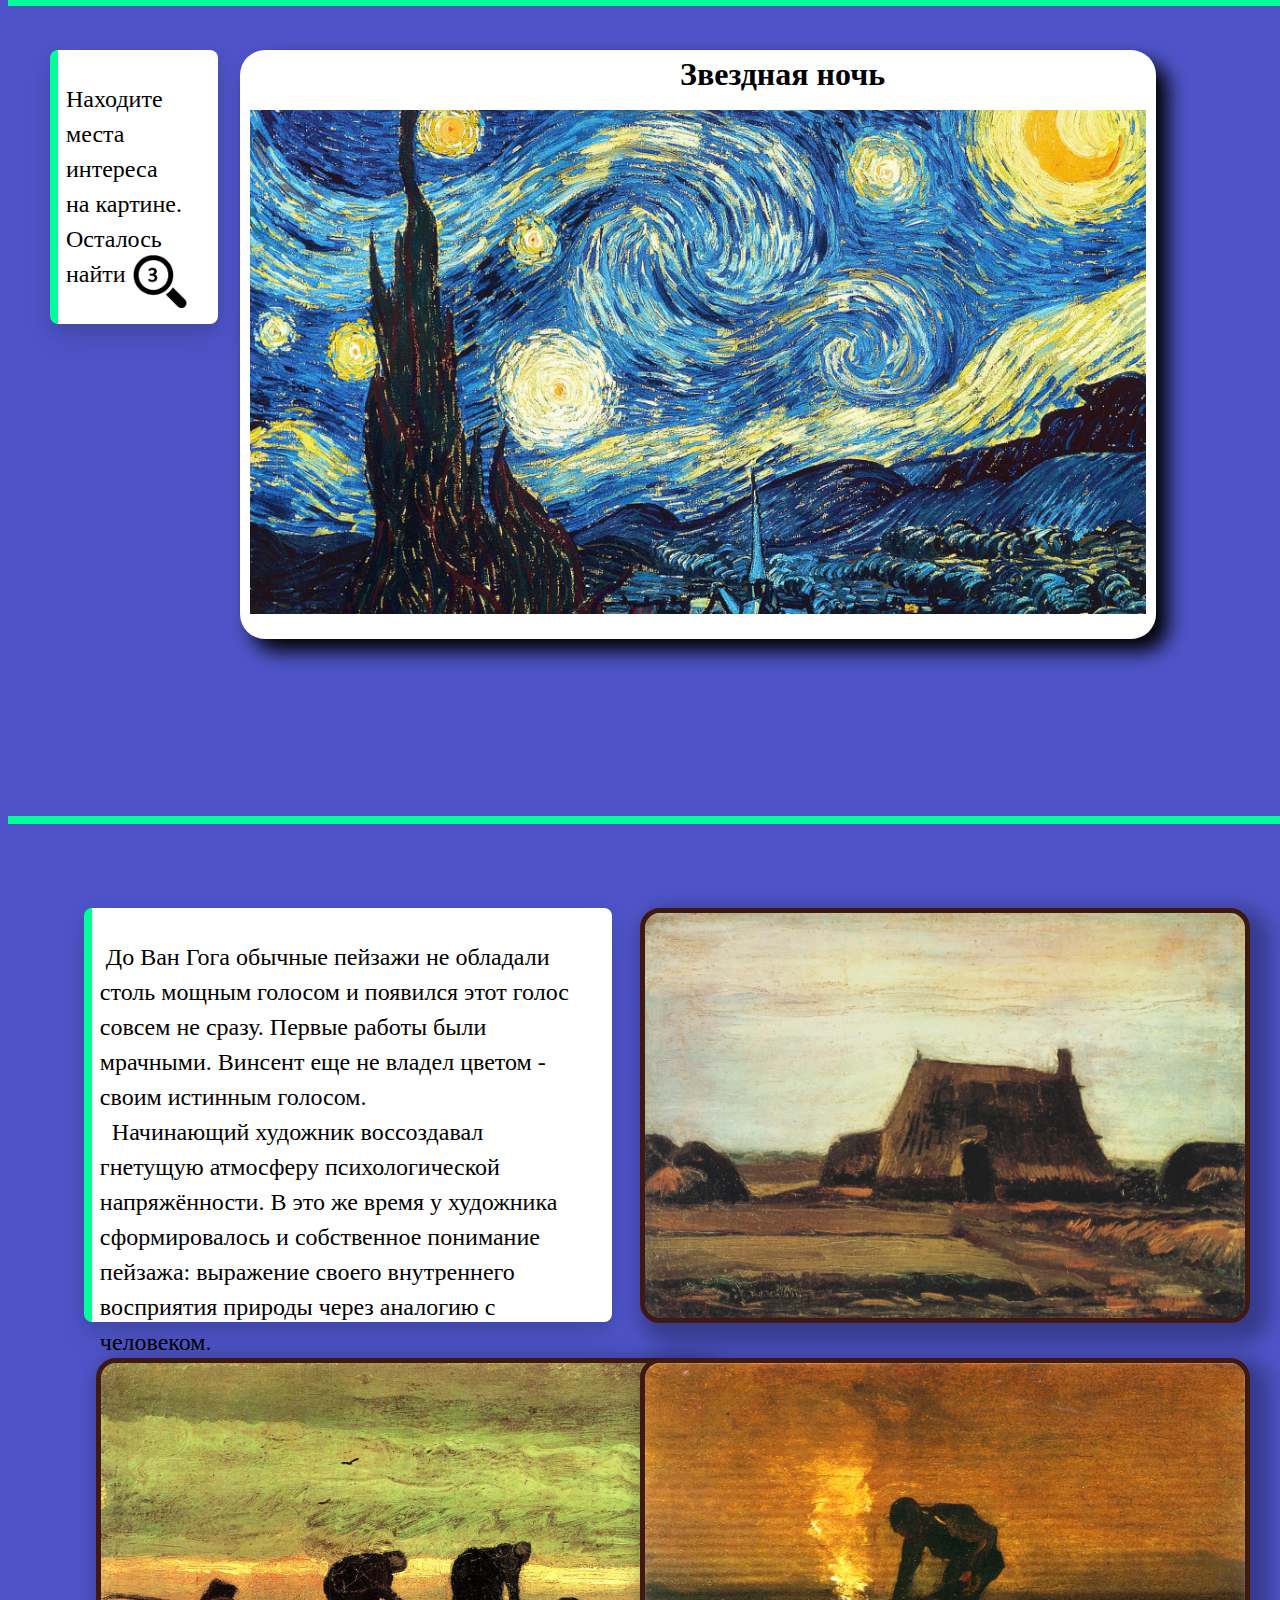
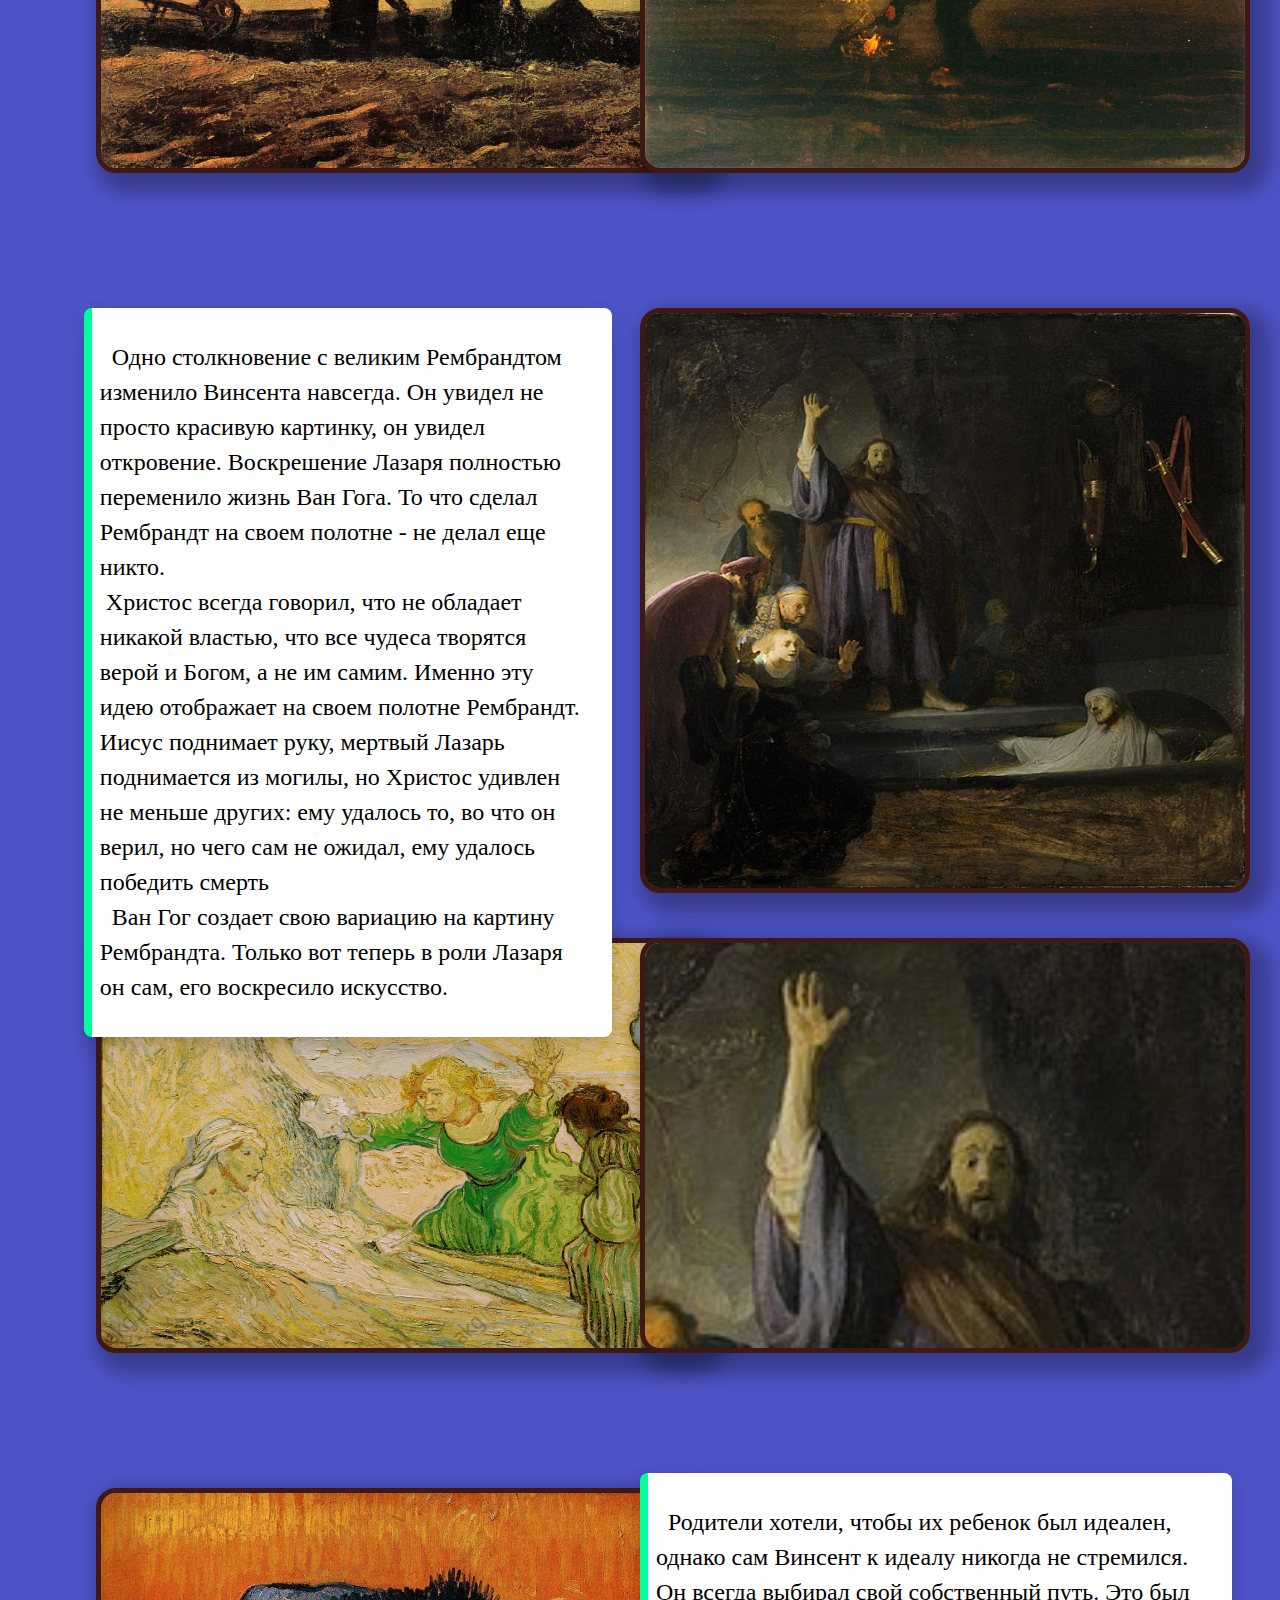
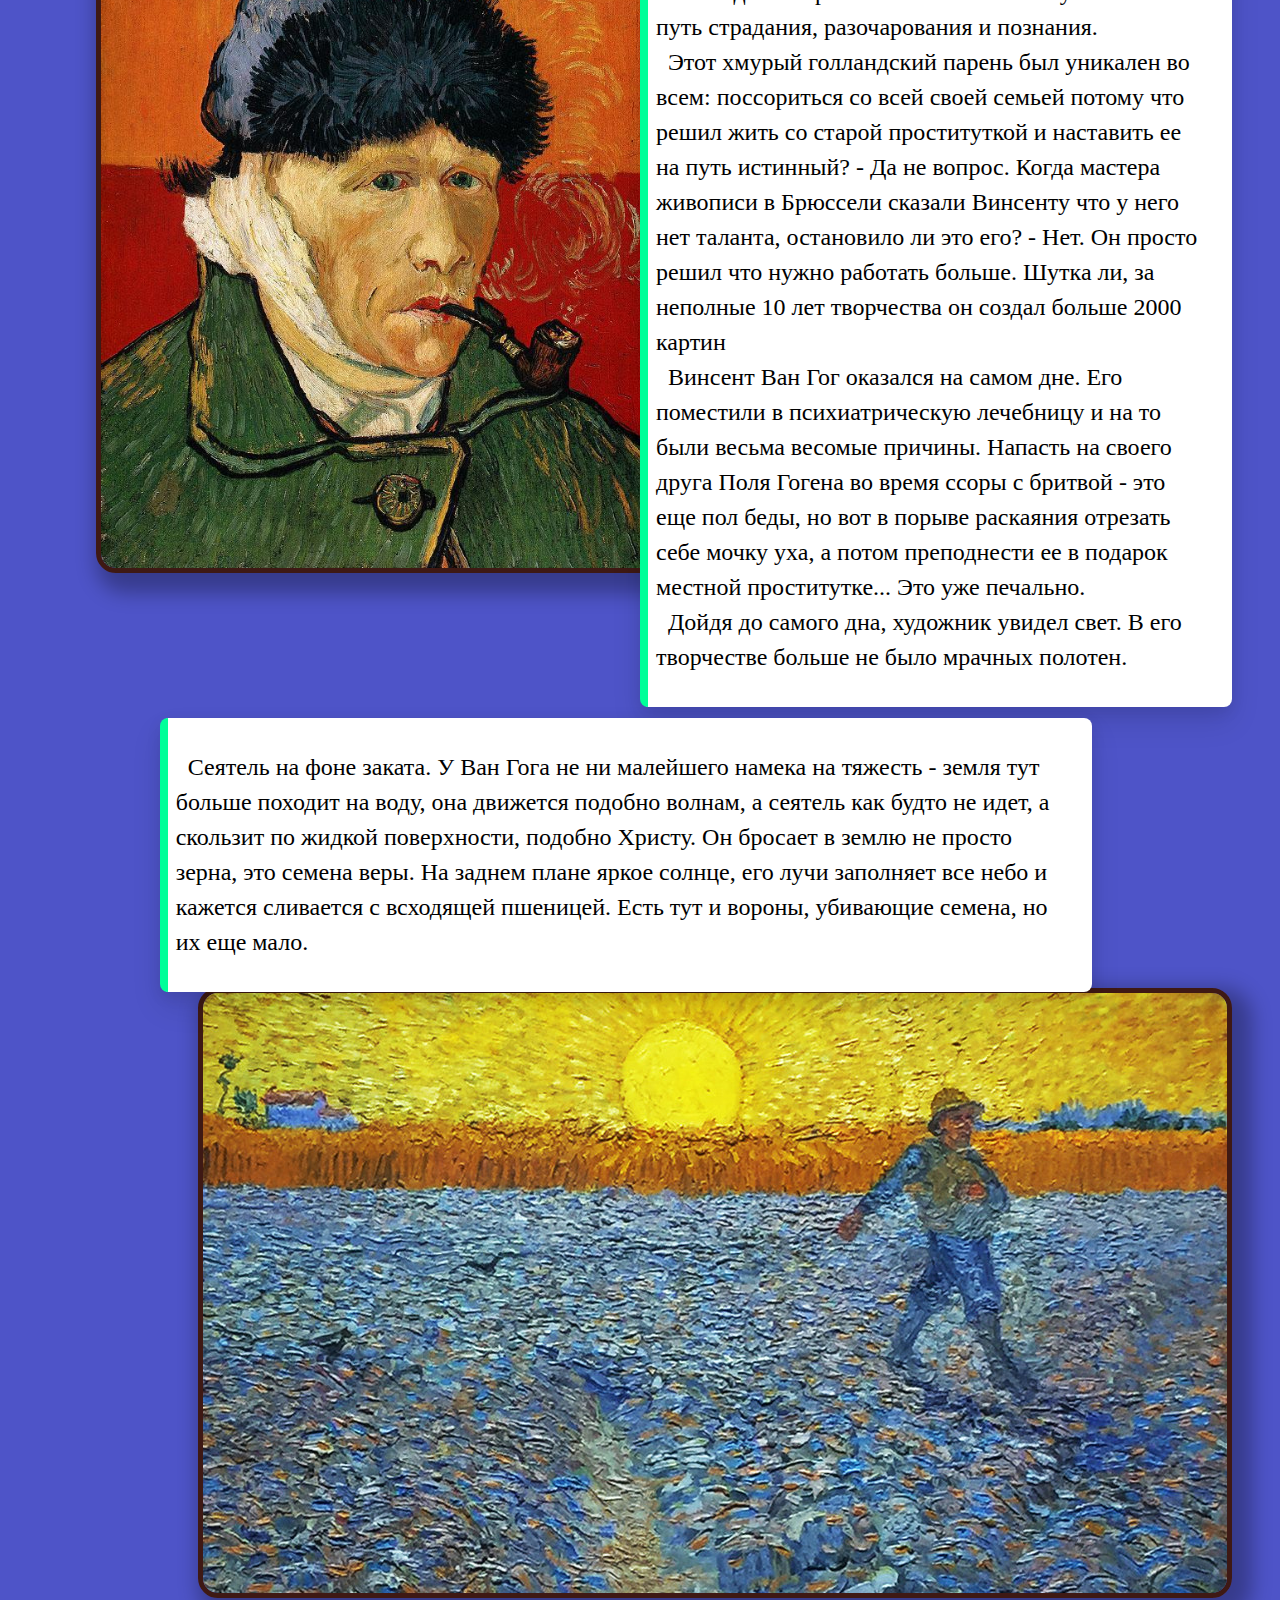
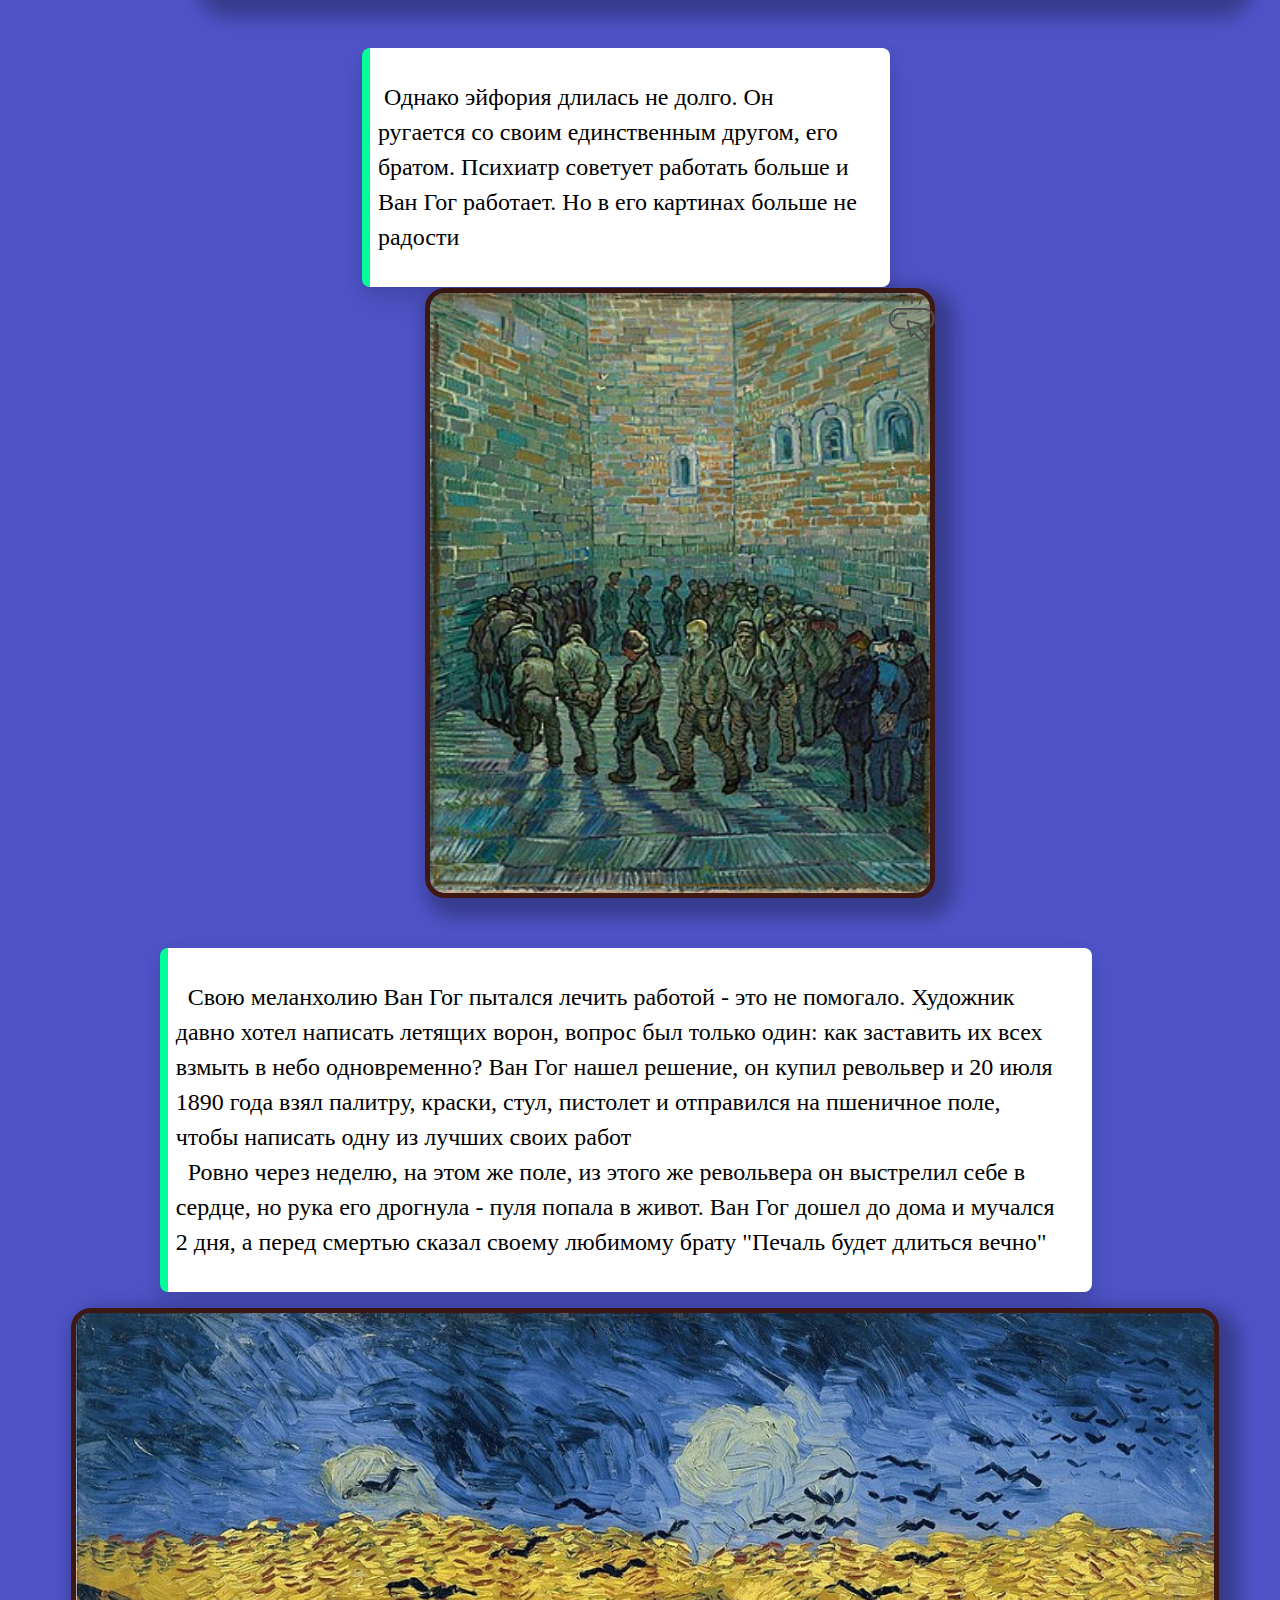
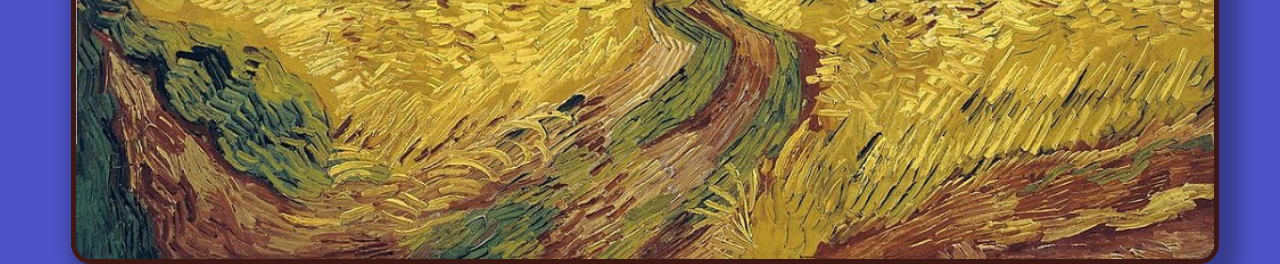
<file: Vangog/Vangog.html>
﻿<!DOCTYPE html>
<html lang="ru">
<head>

    <link rel="stylesheet" href="StyleSheet1.css" />
    <link rel="stylesheet" href="https://cdnjs.cloudflare.com/ajax/libs/font-awesome/4.7.0/css/font-awesome.min.css">
    <meta charset="utf-8">

</head>
<body>
    <hr id="hr" style="position: absolute; top: -10px; border: 4px solid #00ff99; width: 100%; " />


    <div id="find" style="top:50px; left:50px; width:120px">
        Находите места интереса на картине.
       <br /> Осталось найти
        <img id="loup" style="" src="Lupa3b.png " />
    </div>
    <img id="picture" class="polaroid" style="width:70%; position:absolute; left:240px;top:50px;" src="picture.jpg" />

    <h1 id="Head" style="position: absolute; font-family: Calibri;left:680px; top:35px">Звездная ночь</h1>


    <div id="loups">
        <img id="loup1" class="loup" style="width: 5%; top: 185px; left: 420px; position: absolute;" src="Lupa.png " />
        <img id="loup2" class="loup" style="top: 540px; left: 755px; position: absolute; width: 5%" src="Lupa.png" />
        <img id="loup3" class="loup" style="top: 255px; left: 755px; position: absolute; width: 5% " src="Lupa.png" />
    </div>
    <div id="increase_img" class="increase_img img">
        <img id="line" style="top: 538px; left: 215px; width: 74%; " src="line.png " />
        <img id="zav" style=" width: 55%; top: 108px; left: 255px; " src="zavirushka.png" />
        <img id="kiparis" style="top: 110px; left: 305px; width: 26.2%; " src="kiparis.png" />
    </div>
    <div>
        <div style=" top: 100px; left: 540px; " id="text1" class="text_info">

            <span>
                Кипарисы своими очертаниями напоминают собор, выполненный в стиле «пламенеющей готики».

                Во многих странах кипарисы считаются культовыми деревьями, символизируют жизнь души после смерти, вечность, бренность бытия и помогают усопшим найти кратчайший путь на небо. Здесь эти деревья выступают на первый план, именно они – главные герои картины. Такое построение отражает основной смысл произведения: страждущая человеческая душа (возможно, душа самого художника) принадлежит как небу, так и земле.
            </span>
            <button id="but1" style="top:90%" class="btn"><i class="fa fa-close"></i></button>
        </div>

        <div style="top: 180px; left: 785px; " id="text2" class="text_info">

            <span>
                Картина делится на две горизонтальные плоскости: неба (верхняя часть) и земли (городской пейзаж внизу), интересно, что жизнь на небе выглядит более привлекательной, чем жизнь на земле. Это ощущение создается благодаря яркому колориту и уникальной для Ван Гога технике письма: посредством длинных, густых мазков и ритмичного чередования цветовых пятен он создает ощущение динамики, вращения, спонтанности, чем подчеркивает непостижимость и всеобъемлющую силу Космоса.
            </span>
            <button id="but2" style="top:2%" class="btn"><i class="fa fa-close"></i></button>
        </div>
        <div id="text3" style=" top: 305px; left: 795px; border-top-left-radius: 0px; border-bottom-left-radius: 25px; " class="text_info">
            <span>
                Небесные светила изображены сильно увеличенными, а спиралевидные вихри в небе стилизованы под образы галактики и Млечного Пути.

                Эффект мерцания небесных светил создается за счет сочетания холодного белого цвета и различных оттенков желтого. Желтый цвет в христианской традиции ассоциировался с божественным светом, с просветлением, в то время как белый был символом перехода в иной мир.
            </span>

            <button id="but3" style="top:87%" class="btn"><i class="fa fa-close"></i></button>
        </div>

    </div>

    <div id="under_picture" style="transform:translateY(-100px)">
        <div class="increase_img">

        </div>

        <hr id="hr" style="position: absolute; top: 900px; border: 4px solid #00ff99; width: 100%;" />
        <div class="pictures">
            <img style="left: 50%;  top: 1000px;" src="1.jpg" />
            <img style="left: 7%;  top: 1450px; " src="2.jpg" />
            <img style="left: 50%; top: 1450px;" src="3.jpg" />
            <img style="left: 50%; top: 2000px; height: 575px;" src="4.jpg" />
            <img style="left: 7%; top: 2630px; " src="5.jpg" />
            <img style="left: 50%; top: 2630px; " src="6.jpg" />
            <img style="left: 7%; top: 3180px; height: 675px; " src="7.jpg" />
            <img style="left: 15%; top: 4280px; height:600px; width:1024px" src="8.jpg" />

        </div>
        <div id="bio" style="top: 1000px; width: 38%; height: 350px;">

            &nbsp;До Ван Гога обычные пейзажи не обладали столь мощным голосом и появился этот голос совсем не сразу. Первые работы были мрачными. Винсент еще не владел цветом - своим истинным голосом. <br />&nbsp; Начинающий художник воссоздавал гнетущую атмосферу психологической напряжённости. В это же время у художника сформировалось и собственное понимание пейзажа: выражение своего внутреннего восприятия природы через аналогию с человеком.
        </div>

        <div id="bio" style="top: 2000px; width: 38%;">
            &nbsp; Одно столкновение с великим Рембрандтом изменило Винсента навсегда. Он увидел не просто красивую картинку, он увидел откровение. Воскрешение Лазаря полностью переменило жизнь Ван Гога. То что сделал Рембрандт на своем полотне - не делал еще никто.
            <br />&nbsp;Христос всегда говорил, что не обладает никакой властью, что все чудеса творятся верой и Богом, а не им самим. Именно эту идею отображает на своем полотне Рембрандт. Иисус поднимает руку, мертвый Лазарь поднимается из могилы, но Христос удивлен не меньше других: ему удалось то, во что он верил, но чего сам не ожидал, ему удалось победить смерть
            <br />&nbsp; Ван Гог создает свою вариацию на картину Рембрандта. Только вот теперь в роли Лазаря он сам, его воскресило искусство.
        </div>
        <div id="bio" style="top: 3165px; left:50%;width: 43%;">
            &nbsp; Родители хотели, чтобы их ребенок был идеален, однако сам Винсент к идеалу никогда не стремился. Он всегда выбирал свой собственный путь. Это был путь страдания, разочарования и познания.
            <br />&nbsp; Этот хмурый голландский парень был уникален во всем: поссориться со всей своей семьей потому что решил жить со старой проституткой и наставить ее на путь истинный? - Да не вопрос. Когда мастера живописи в Брюссели сказали Винсенту что у него нет таланта, остановило ли это его? - Нет. Он просто решил что нужно работать больше. Шутка ли, за неполные 10 лет творчества он создал больше 2000 картин
            <br />&nbsp; Винсент Ван Гог оказался на самом дне. Его поместили в психиатрическую лечебницу и на то были весьма весомые причины. Напасть на своего друга Поля Гогена во время ссоры с бритвой - это еще пол беды, но вот в порыве раскаяния отрезать себе мочку уха, а потом преподнести ее в подарок местной проститутке... Это уже печально.
            <br />&nbsp; Дойдя до самого дна, художник увидел свет. В его творчестве больше не было мрачных полотен.
        </div>
        <div id="bio" style="top: 4010px; left:12%;width: 70%;">
            &nbsp;  Сеятель на фоне заката. У Ван Гога не ни малейшего намека на тяжесть - земля тут больше походит на воду, она движется подобно волнам, а сеятель как будто не идет, а скользит по жидкой поверхности, подобно Христу.
            Он бросает в землю не просто зерна, это семена веры. На заднем плане яркое солнце, его лучи заполняет все небо и кажется сливается с всходящей пшеницей. Есть тут и вороны, убивающие семена, но их еще мало.
        </div>
        <img style="left: 69%; top: 5180px; position: absolute;width:5%; z-index:1" src="Shelk.png " />

        <img id="gaga" style="left: 33%; top: 5180px; position: absolute; box-shadow: 10px 10px 20px 10px rgba(0,0,0,0.3); height: 600px; width: 500px; border: 5px solid #3E1914; border-radius: 20px; " src="9.jpg" />
        <div id="bio" style="top: 4940px; width: 38%; left: 28%; ">
            &nbsp;Однако эйфория длилась не долго. Он ругается со своим единственным другом, его братом. Психиатр советует работать больше и Ван Гог работает. Но в его картинах больше не радости
        </div>
        <img style="left: 5%; top: 6200px; position: absolute; box-shadow: 10px 10px 20px 10px rgba(0,0,0,0.3); width: 90%; border: 5px solid #3E1914; border-radius: 20px; " src="12.jpg" />

        <div id="bio" style="top: 5840px; left: 12%; width: 70%; ">
            &nbsp; Cвою меланхолию Ван Гог пытался лечить работой - это не помогало. Художник давно хотел написать летящих ворон, вопрос был только один: как заставить их всех взмыть в небо одновременно? Ван Гог нашел решение, он купил револьвер и 20 июля 1890 года взял палитру, краски, стул, пистолет и отправился на пшеничное поле, чтобы написать одну из лучших своих работ
            <br /> &nbsp; Ровно через неделю, на этом же поле, из этого же револьвера он выстрелил себе в сердце, но рука его дрогнула - пуля попала в живот. Ван Гог дошел до дома и мучался 2 дня, а перед смертью сказал своему любимому брату "Печаль будет длиться вечно"
        </div>
    </div>

    <script src="Script1.js"></script>
</body>
</html>
</file>
<file: style.css>
.Artist {
    position: absolute;
    top: 200px;
    left: 40%;
    display: inline-block;
    width: 160px;
    height: 220px;
    border: 4px solid #571E52;
    border-radius: 10px;
    background-size: 110%;
    box-shadow: 15px 15px 10px 0px rgb(0, 0,0,0.6);

}
.btn {
    position: absolute;
    left: 89%;
    top:36px;
    color: white;
    width: 150px;
    height: 100px;
    border-radius: 5px;
    border-top-right-radius: 50px;
    background-color: #571E52;
    font-size: 40px;
    transition: background-color linear 0.2s;
    visibility:hidden;
    opacity:0;

}
    .btn:hover {
        background-color: dodgerblue;
    }
html {
    overflow-x: hidden;
}
::-webkit-scrollbar {
    width: 0;
}
.info {
    width: 100%;
    position: absolute;
    opacity: 0%;
    transition: 0.4s;
}

    .info:hover {
        animation-delay: 2s;
        opacity: 80%;
       
    }
.text_Info {
    padding: 2rem;
    width: 420px;
    box-shadow: 0 15px 30px 0 rgba(0,0,0,0.11), 0 5px 15px 0 rgba(0,0,0,0.08);
    background-color: #ffffff;
    border-radius: 0.5rem;
    padding-left: 0.5rem;
    border-left: 0.5rem solid #00ff99;
}


    .text_Info > :first-child {
        margin-top: 0;
    }

    .text_Info > :last-child {
        margin-bottom: 0;
    }

.text_Info {
    width:40%;
    position: absolute;
    text-align: left;
    top: 5%;
    left: 60%;
    visibility: hidden;
    opacity: 0;
    transition: .55s opacity, .55s visibility;
    font-family: Calibri;
    font-size: x-large;
    line-height: 1.3;
}
    
iframe{
   
  
    position:absolute;
    width:100.3%;
    top:100%;
    left:-10px;
    display:none;
    height:4000px;
}
@import url('https://fonts.googleapis.com/css?family=Exo:400,700');

* {
    margin: 0px;
    padding: 0px;
}

body {
    font-family: 'Exo', sans-serif;
}


.context {
    width: 100%;
    position: absolute;
    top: 50vh;
}

    .context h1 {
        text-align: center;
        color: #fff;
        font-size: 50px;
    }


.area {
    background: #4e54c8;
    background: -webkit-linear-gradient(to left, #8f94fb, #4e54c8);
    width: 100%;
    height: 100vh;
}

.circles {
    position: absolute;
    top: 0;
    left: 0;
    width: 100%;
    height: 100%;
    overflow: hidden;
}

    .circles li {
        position: absolute;
        display: block;
        list-style: none;
        width: 20px;
        height: 20px;
        background: rgba(255, 255, 255, 0.2);
        animation: animate 25s linear infinite;
        bottom: -150px;
    }

        .circles li:nth-child(1) {
            left: 25%;
            width: 80px;
            height: 80px;
            animation-delay: 0s;
        }


        .circles li:nth-child(2) {
            left: 10%;
            width: 20px;
            height: 20px;
            animation-delay: 2s;
            animation-duration: 12s;
        }

        .circles li:nth-child(3) {
            left: 70%;
            width: 20px;
            height: 20px;
            animation-delay: 4s;
        }

        .circles li:nth-child(4) {
            left: 40%;
            width: 60px;
            height: 60px;
            animation-delay: 0s;
            animation-duration: 18s;
        }

        .circles li:nth-child(5) {
            left: 65%;
            width: 20px;
            height: 20px;
            animation-delay: 0s;
        }

        .circles li:nth-child(6) {
            left: 75%;
            width: 110px;
            height: 110px;
            animation-delay: 3s;
        }

        .circles li:nth-child(7) {
            left: 35%;
            width: 150px;
            height: 150px;
            animation-delay: 7s;
        }

        .circles li:nth-child(8) {
            left: 50%;
            width: 25px;
            height: 25px;
            animation-delay: 15s;
            animation-duration: 45s;
        }

        .circles li:nth-child(9) {
            left: 20%;
            width: 15px;
            height: 15px;
            animation-delay: 2s;
            animation-duration: 35s;
        }

        .circles li:nth-child(10) {
            left: 85%;
            width: 150px;
            height: 150px;
            animation-delay: 0s;
            animation-duration: 11s;
        }



@keyframes animate {

    0% {
        transform: translateY(0) rotate(0deg);
        opacity: 1;
        border-radius: 0;
    }

    100% {
        transform: translateY(-1000px) rotate(720deg);
        opacity: 0;
        border-radius: 50%;
    }
}
</file>
<file: David/StyleSheet1.css>
﻿body
{
    overflow:hidden;
}
html {
    background: #4e54c8;
}

::-webkit-scrollbar {
    width: 0;
}
.loup {
    opacity: 0%;
    transition: .55s opacity;
}
    .loup:hover {

        opacity: 50%;

    }
#find {
    position: absolute;
    left: 10%;
    padding: 2rem;
    width: 1200px;
    box-shadow: 0 15px 30px 0 rgba(0,0,0,0.11), 0 5px 15px 0 rgba(0,0,0,0.08);
    background-color: #ffffff;
    border-radius: 0.5rem;
    padding-left: 0.5rem;
    border-left: 0.5rem solid #00ff99;
    font-family: Calibri;
    font-size: x-large;
    line-height: 35px;
}

    #find img {
        width: 10%;
        top: 32px;
        left: 550px;
        position: absolute;
    }
.text_info {

    background: #000000;
    padding: 1rem;
    border: 6px solid #00ffff;
    opacity: 60%;
    border-bottom-right-radius: 25px;
    border-top-right-radius: 25px;
    border-top-left-radius: 25px;
    color: white;
    width: 40%;
    position: absolute;
    text-align: left;
    font-family: Calibri;
    font-size: x-large;
    line-height: 1.3;

    transition: .55s opacity, .55s visibility;
    visibility: hidden;
}
.polaroid {
    z-index:-1;
    border-bottom-right-radius: 25px;
    border-top-right-radius: 25px;
    border: 10px solid white;
    border-top: 60px solid white;
    border-bottom: 25px solid white;
    box-shadow: 12px 12px 20px;
}
.btn {
    border: none;
    background-color: #00ffff;
    color: dodgerblue;
    font-size:15px;
    position: absolute;
    top: 3%;
    left: 94.5%;
    width: 30px;
    height: 30px;
    border-radius: 50%;
    transition: background-color linear 0.2s;
    
}
    .btn:hover {
        background-color: dodgerblue;
    }
.increase_img img {
    
    position:absolute;
    top:950px;
    left:100px;
    width: 250px;
    border: 6px solid black ;
    border-radius: 50%;
    visibility:hidden;
    opacity:0;
    
}
#Expand{
    
    top:760px;
    left:697px;
}
#razbor {
    position: absolute;
    left: 10%;
    padding: 2rem;
    width: 1200px;
    box-shadow: 0 15px 30px 0 rgba(0,0,0,0.11), 0 5px 15px 0 rgba(0,0,0,0.08);
    background-color: #ffffff;
    border-radius: 0.5rem;
    padding-left: 0.5rem;
    border-left: 0.5rem solid #00ff99;
    font-family: Calibri;
    font-size: x-large;
    line-height: 35px;
}
#razbor img{
    box-shadow:10px 10px 20px 10px rgba(0,0,0,0.3);
    position:absolute;
    top: 50px;
    left: 980px;
    width:40%;
    border-radius:10px;
    border:5px solid black;
   
    border-top-right-radius:100px;
}
#bio {
    position: absolute;
    left:6%;
    padding: 2rem;
    width: 1200px;
    box-shadow: 0 15px 30px 0 rgba(0,0,0,0.11), 0 5px 15px 0 rgba(0,0,0,0.08);
    background-color: #ffffff;
    border-radius: 0.5rem;
    padding-left: 0.5rem;
    border-left: 0.5rem solid #00ff99;
    font-family: Calibri;
    font-size: x-large;
    line-height: 35px;
}
#pictures {
    border: 5px solid #3E1914;
    border-radius: 20px;
    text-align: center;
    position: absolute;
    top:2400px;
    left: 30%;
}
#others {
    padding:0 0 0 0;
    
    height:80px;
    width: 520px;
    box-shadow: 0 15px 30px 0 rgba(0,0,0,0.11), 0 5px 15px 0 rgba(0,0,0,0.08);
    background-color: #ffffff;
    border-radius: 0.5rem;
    padding-left: 0.5rem;
    border-left: 0.5rem solid #00ff99;
    position: absolute;
    top: 2300px;
    left: 30%;
    font-size: large;
    font-family: Calibri;
}
#triangle {
    position: absolute;
    top: 150px;
    left: 120px;
    opacity: 0;
    visibility: hidden;
}
</file>
<file: Kar/StyleSheet1.css>
﻿body
{
    overflow:hidden;
}
::-webkit-scrollbar {
    width: 0;
}
.loup {
    opacity: 0%;
    transition: .55s opacity;
}
html {
    background: #4e54c8;
}

    .loup:hover {
        opacity: 50%;
    }
.text_info {
   
    background: #000000;
    padding: 1rem;
    border: 6px solid #00ffff;
    opacity: 70%;
    border-bottom-right-radius: 25px;
    border-top-right-radius: 25px;
    border-top-left-radius: 25px;
    color: white;
    width: 40%;
    position: absolute;
    text-align: left;
    font-family: Calibri;
    font-size: x-large;
    line-height: 1.3;
    opacity: 0;
    transition: .55s opacity, .55s visibility;
    visibility: hidden;
}
.polaroid {
    z-index:-1;
    border-bottom-right-radius: 25px;
    border-top-right-radius: 25px;
    border: 10px solid white;
    border-top: 60px solid white;
    border-bottom: 25px solid white;
    box-shadow: 12px 12px 20px;
}
.btn {
    border: none;
    background-color: #00ffff;
    color: dodgerblue;
    font-size:15px;
    position: absolute;
    top: 3%;
    left: 94.5%;
    width: 30px;
    height: 30px;
    border-radius: 50%;
    transition: background-color linear 0.2s;
    
}
    .btn:hover {
        background-color: dodgerblue;
    }
.increase_img img {
    position:absolute;
    top:200px;
    left:100px;
    width: 250px;
    border: 6px solid black ;
    border-radius: 50%;
    visibility:hidden;
    opacity:0;
    
}
#Expand{
    
    top:60px;
    left:770px;
}
#razbor {
    position: absolute;
    left: 10%;
    padding: 2rem;
    width: 1200px;
    box-shadow: 0 15px 30px 0 rgba(0,0,0,0.11), 0 5px 15px 0 rgba(0,0,0,0.08);
    background-color: #ffffff;
    border-radius: 0.5rem;
    padding-left: 0.5rem;
    border-left: 0.5rem solid #00ff99;
    font-family: Calibri;
    font-size: x-large;
    line-height: 35px;
}
#bio {
    position: absolute;
    left: 10%;
    padding: 2rem;
    width: 1200px;
    box-shadow: 0 15px 30px 0 rgba(0,0,0,0.11), 0 5px 15px 0 rgba(0,0,0,0.08);
    background-color: #ffffff;
    border-radius: 0.5rem;
    padding-left: 0.5rem;
    border-left: 0.5rem solid #00ff99;
    font-family: Calibri;
    font-size: x-large;
    line-height: 35px;
}
#find {
    position: absolute;
    left: 10%;
    padding: 2rem;
    width: 1200px;
    box-shadow: 0 15px 30px 0 rgba(0,0,0,0.11), 0 5px 15px 0 rgba(0,0,0,0.08);
    background-color: #ffffff;
    border-radius: 0.5rem;
    padding-left: 0.5rem;
    border-left: 0.5rem solid #00ff99;
    font-family: Calibri;
    font-size: x-large;
    line-height: 35px;
}
    #find img {
        width: 10%;
        top: 32px;
        left: 550px;
        position: absolute;
    }
#pictures {
    border: 5px solid #3E1914;
    border-radius: 20px;
    text-align: center;
    position: absolute;
    top: 74%;
    left: 30%;
}
#others {
    padding:0 0 0 0;
    
    height:80px;
    width: 520px;
    box-shadow: 0 15px 30px 0 rgba(0,0,0,0.11), 0 5px 15px 0 rgba(0,0,0,0.08);
    background-color: #ffffff;
    border-radius: 0.5rem;
    padding-left: 0.5rem;
    border-left: 0.5rem solid #00ff99;
    position: absolute;
    top: 71%;
    left: 30%;
    font-size: large;
    font-family: Calibri;
}
</file>
<file: Rem/StyleSheet1.css>
﻿body
{
    overflow:hidden;
}
html {
    background: #4e54c8;
}

::-webkit-scrollbar {
    width: 0;
}
.loup {
    opacity: 0%;
    transition: .55s opacity;
}

    .loup:hover {
        opacity: 50%;
    }
.text_info {

    background: #000000;
    padding: 1rem;
    border: 6px solid #00ffff;
    opacity: 70%;
    border-bottom-right-radius: 25px;
    border-top-right-radius: 25px;
    border-top-left-radius: 25px;
    color: white;
    width: 40%;
    position: absolute;
    text-align: left;
    font-family: Calibri;
    font-size: x-large;
    line-height: 1.3;
    opacity: 0;
    transition: .55s opacity, .55s visibility;
    visibility: hidden;
}
.polaroid {
    z-index:-1;
    border-bottom-right-radius: 25px;
    border-top-right-radius: 25px;
    border: 10px solid white;
    border-top: 60px solid white;
    border-bottom: 25px solid white;
    box-shadow: 12px 12px 20px;
}
.btn {
    border: none;
    background-color: #00ffff;
    color: dodgerblue;
    font-size:15px;
    position: absolute;
    top: 3%;
    left: 94.5%;
    width: 30px;
    height: 30px;
    border-radius: 50%;
    transition: background-color linear 0.2s;
    
}
    .btn:hover {
        background-color: dodgerblue;
    }
.increase_img img {
    
    position:absolute;
    top:200px;
    left:100px;
    width: 250px;
    border: 6px solid black ;
    border-radius: 50%;
    visibility:hidden;
    opacity:0;
    
}
#Expand{
    
    top:60px;
    left:697px;
}
#razbor {
    position: absolute;
    left: 10%;
    padding: 2rem;
    width: 1200px;
    box-shadow: 0 15px 30px 0 rgba(0,0,0,0.11), 0 5px 15px 0 rgba(0,0,0,0.08);
    background-color: #ffffff;
    border-radius: 0.5rem;
    padding-left: 0.5rem;
    border-left: 0.5rem solid #00ff99;
    font-family: Calibri;
    font-size: x-large;
    line-height: 35px;
}
#bio {
    position: absolute;
    left: 10%;
    padding: 2rem;
    width: 1200px;
    box-shadow: 0 15px 30px 0 rgba(0,0,0,0.11), 0 5px 15px 0 rgba(0,0,0,0.08);
    background-color: #ffffff;
    border-radius: 0.5rem;
    padding-left: 0.5rem;
    border-left: 0.5rem solid #00ff99;
    font-family: Calibri;
    font-size: x-large;
    line-height: 35px;
    
        
}
#find {
    position: absolute;
    left: 10%;
    padding: 2rem;
    width: 1200px;
    box-shadow: 0 15px 30px 0 rgba(0,0,0,0.11), 0 5px 15px 0 rgba(0,0,0,0.08);
    background-color: #ffffff;
    border-radius: 0.5rem;
    padding-left: 0.5rem;
    border-left: 0.5rem solid #00ff99;
    font-family: Calibri;
    font-size: x-large;
    line-height: 35px;
}

    #find img {
        width: 10%;
        top: 32px;
        left: 550px;
        position: absolute;
    }
#pictures {
    border: 5px solid #3E1914;
    border-radius: 20px;
    text-align: center;
    position: absolute;
    top:3400px;
    left: 30%;
}
#others {
    padding:0 0 0 0;
    
    height:80px;
    width: 520px;
    box-shadow: 0 15px 30px 0 rgba(0,0,0,0.11), 0 5px 15px 0 rgba(0,0,0,0.08);
    background-color: #ffffff;
    border-radius: 0.5rem;
    padding-left: 0.5rem;
    border-left: 0.5rem solid #00ff99;
    position: absolute;
    top: 3300px;
    left: 30%;
    font-size: large;
    font-family: Calibri;
}
#triangle {
    position: absolute;
    top: 150px;
    left: 120px;
    opacity: 0;
    visibility: hidden;
}
</file>
<file: Vangog/StyleSheet1.css>
﻿body
{
    overflow:hidden;
}
html {
    background: #4e54c8;
}

::-webkit-scrollbar {
    width: 0;
}
.loup {
    opacity: 0%;
    transition: .55s opacity;
}
    .loup:hover {

        opacity: 80%;

    }
#find {
    position: absolute;
    left: 10%;
    padding: 2rem;
    width: 1200px;
    box-shadow: 0 15px 30px 0 rgba(0,0,0,0.11), 0 5px 15px 0 rgba(0,0,0,0.08);
    background-color: #ffffff;
    border-radius: 0.5rem;
    padding-left: 0.5rem;
    border-left: 0.5rem solid #00ff99;
    font-family: Calibri;
    font-size: x-large;
    line-height: 35px;
}

    #find img {
        width: 40%;
        top: 205px;
        left: 70px;
        position: absolute;
    }
.text_info {

    background: #000000;
    padding: 1rem;
    border: 6px solid #00ffff;
    opacity: 0;
    border-bottom-right-radius: 25px;
    border-top-right-radius: 25px;
    border-top-left-radius: 25px;
    color: white;
    width: 40%;
    position: absolute;
    text-align: left;
    font-family: Calibri;
    font-size: x-large;
    line-height: 1.3;

    transition: .55s opacity, .55s visibility;
    visibility: hidden;
}
.polaroid {
    z-index:-1;
    border-radius:25px;

    border: 10px solid white;
    border-top: 60px solid white;
    border-bottom: 25px solid white;
    box-shadow: 12px 12px 20px;
}
.btn {
    border: none;
    background-color: #00ffff;
    color: dodgerblue;
    font-size:15px;
    position: absolute;
    top: 3%;
    left: 94.5%;
    width: 30px;
    height: 30px;
    border-radius: 50%;
    transition: background-color linear 0.2s;
    
}
    .btn:hover {
        background-color: dodgerblue;
    }
.increase_img img {
    z-index:-1;
    position: absolute;
    width: 74%;
    visibility: hidden;
    opacity: 0;
}

#razbor {
    position: absolute;
    left: 10%;
    padding: 2rem;
    width: 1200px;
    box-shadow: 0 15px 30px 0 rgba(0,0,0,0.11), 0 5px 15px 0 rgba(0,0,0,0.08);
    background-color: #ffffff;
    border-radius: 0.5rem;
    padding-left: 0.5rem;
    border-left: 0.5rem solid #00ff99;
    font-family: Calibri;
    font-size: x-large;
    line-height: 35px;
}
#razbor img{
    box-shadow:10px 10px 20px 10px rgba(0,0,0,0.3);
    position:absolute;
    top: 50px;
    left: 980px;
    width:40%;
    border-radius:10px;
    border:5px solid black;
   
    border-top-right-radius:100px;
}
#bio {
    position: absolute;
    left:6%;
    padding: 2rem;
    width: 1200px;
    box-shadow: 0 15px 30px 0 rgba(0,0,0,0.11), 0 5px 15px 0 rgba(0,0,0,0.08);
    background-color: #ffffff;
    border-radius: 0.5rem;
    padding-left: 0.5rem;
    border-left: 0.5rem solid #00ff99;
    font-family: Calibri;
    font-size: x-large;
    line-height: 35px;
}
.pictures img {
    border: 5px solid #3E1914;
    border-radius: 20px;
    position: absolute;
    background-size: cover;
    width: 600px;
    height: 405px;
    box-shadow:10px 10px 20px 10px rgba(0,0,0,0.3);
}
#others {
    padding:0 0 0 0;
    
    height:80px;
    width: 520px;
    box-shadow: 0 15px 30px 0 rgba(0,0,0,0.11), 0 5px 15px 0 rgba(0,0,0,0.08);
    background-color: #ffffff;
    border-radius: 0.5rem;
    padding-left: 0.5rem;
    border-left: 0.5rem solid #00ff99;
    position: absolute;
    top: 2300px;
    left: 30%;
    font-size: large;
    font-family: Calibri;
}
#triangle {
    position: absolute;
    top: 150px;
    left: 120px;
    opacity: 0;
    visibility: hidden;
}
</file>
